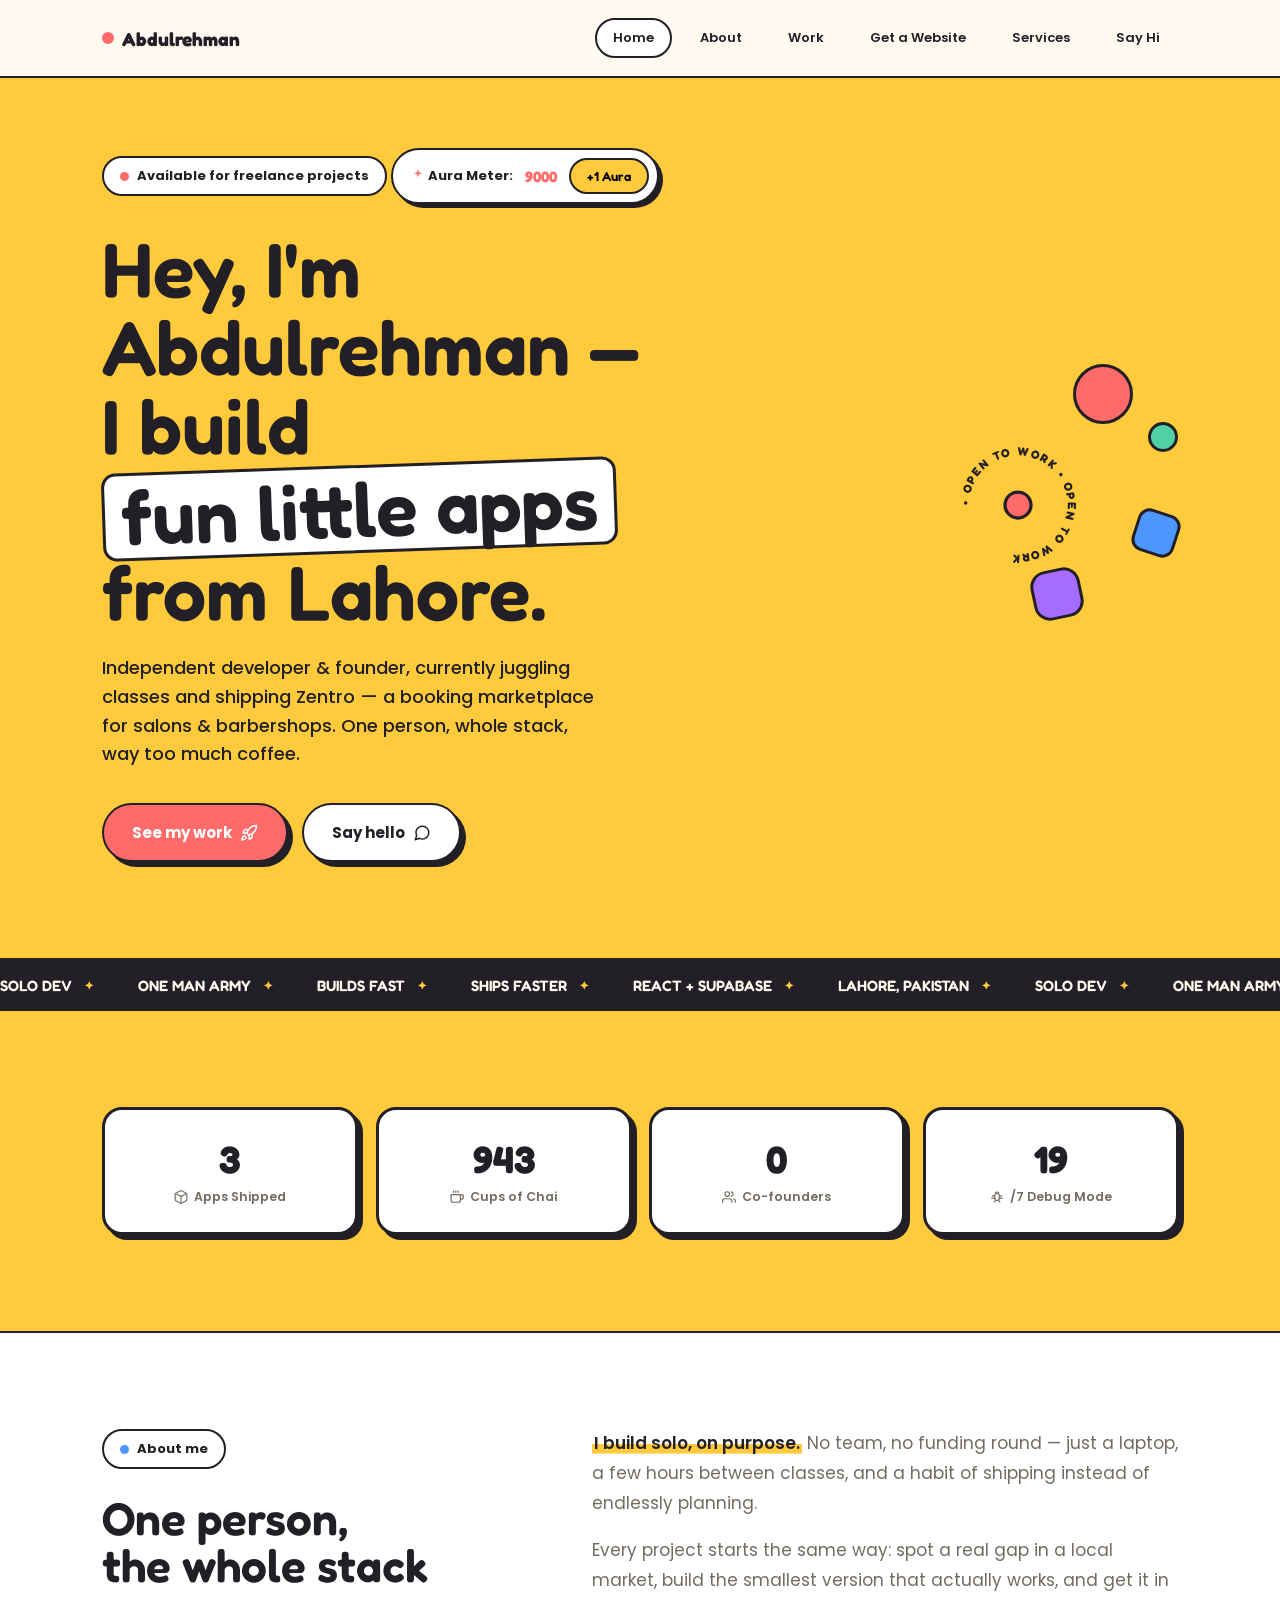
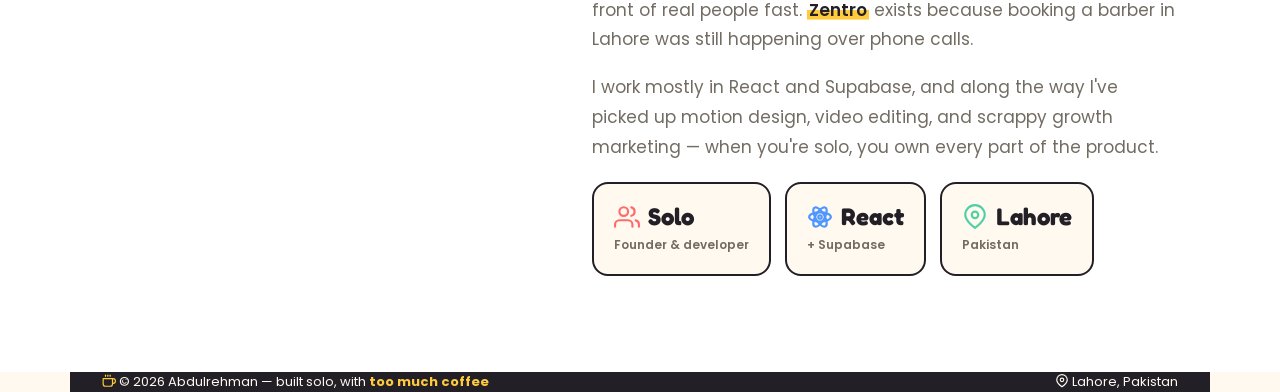
<file: index.html>
<!DOCTYPE html>
<html lang="en">
<head>
<meta charset="UTF-8">
<meta name="viewport" content="width=device-width, initial-scale=1.0">
<title>Abdulrehman — Independent Developer & Founder, Lahore</title>
<meta name="description" content="Abdulrehman — independent developer & founder in Lahore, Pakistan. Solo-built apps with React & Supabase, including Zentro, a salon and barbershop booking marketplace.">
<meta property="og:title" content="Abdulrehman — Independent Developer & Founder, Lahore">
<meta property="og:description" content="Abdulrehman — independent developer & founder in Lahore, Pakistan. Solo-built apps with React & Supabase, including Zentro, a salon and barbershop booking marketplace.">
<meta property="og:type" content="website">
<meta property="og:image" content="https://YOUR-DOMAIN-HERE/images/hero-portfolio.jpg">
<meta name="twitter:card" content="summary_large_image">
<link rel="preconnect" href="https://fonts.googleapis.com">
<link rel="preconnect" href="https://fonts.gstatic.com" crossorigin>
<link href="https://fonts.googleapis.com/css2?family=Fredoka:wght@500;600;700&family=Poppins:wght@400;500;600;700;800&family=Playfair+Display:wght@600;700&family=Inter:wght@400;600;700;800&display=swap" rel="stylesheet">
<link rel="stylesheet" href="style.css">
</head>
<body>

<svg style="position:absolute;width:0;height:0;overflow:hidden;" aria-hidden="true">
<defs>
<symbol id="icon-sparkle" viewBox="0 0 24 24"><path d="M12 2l1.8 5.2L19 9l-5.2 1.8L12 16l-1.8-5.2L5 9l5.2-1.8L12 2z"/></symbol>
<symbol id="icon-rocket" viewBox="0 0 24 24"><path d="M12 15l-3-3a22 22 0 0 1 2-3.95A12.88 12.88 0 0 1 22 2c0 2.72-.78 7.5-6 11a22.35 22.35 0 0 1-4 2z"/><path d="M9 12H4s.55-3.03 2-4c1.62-1.08 5 0 5 0"/><path d="M12 15v5s3.03-.55 4-2c1.08-1.62 0-5 0-5"/><path d="M4.5 16.5c-1.5 1.26-2 5-2 5s3.74-.5 5-2c.71-.84.7-2.13-.09-2.91a2.18 2.18 0 0 0-2.91-.09z"/></symbol>
<symbol id="icon-message" viewBox="0 0 24 24"><path d="M21 11.5a8.38 8.38 0 0 1-.9 3.8 8.5 8.5 0 0 1-7.6 4.7 8.38 8.38 0 0 1-3.8-.9L3 21l1.9-5.7a8.38 8.38 0 0 1-.9-3.8 8.5 8.5 0 0 1 4.7-7.6 8.38 8.38 0 0 1 3.8-.9h.5a8.48 8.48 0 0 1 8 8v.5z"/></symbol>
<symbol id="icon-box" viewBox="0 0 24 24"><path d="M12.89 1.45l8 4A2 2 0 0 1 22 7.24v9.53a2 2 0 0 1-1.11 1.79l-8 4a2 2 0 0 1-1.79 0l-8-4a2 2 0 0 1-1.1-1.8V7.24a2 2 0 0 1 1.11-1.79l8-4a2 2 0 0 1 1.79 0z"/><polyline points="2.32 6.16 12 11 21.68 6.16"/><line x1="12" y1="22.76" x2="12" y2="11"/></symbol>
<symbol id="icon-coffee" viewBox="0 0 24 24"><path d="M18 8h1a4 4 0 0 1 0 8h-1"/><path d="M2 8h16v9a4 4 0 0 1-4 4H6a4 4 0 0 1-4-4V8z"/><line x1="6" y1="2" x2="6" y2="4"/><line x1="10" y1="2" x2="10" y2="4"/><line x1="14" y1="2" x2="14" y2="4"/></symbol>
<symbol id="icon-users" viewBox="0 0 24 24"><path d="M17 21v-2a4 4 0 0 0-4-4H5a4 4 0 0 0-4 4v2"/><circle cx="9" cy="7" r="4"/><path d="M23 21v-2a4 4 0 0 0-3-3.87"/><path d="M16 3.13a4 4 0 0 1 0 7.75"/></symbol>
<symbol id="icon-bug" viewBox="0 0 24 24"><rect x="8" y="6" width="8" height="12" rx="4"/><path d="M12 6V3"/><path d="M9 4l1.5 2"/><path d="M15 4l-1.5 2"/><path d="M8 10H4"/><path d="M20 10h-4"/><path d="M8 14H3"/><path d="M21 14h-5"/><path d="M9 18l-2 3"/><path d="M15 18l2 3"/></symbol>
<symbol id="icon-palette" viewBox="0 0 24 24"><path d="M12 2a10 10 0 1 0 0 20 2 2 0 0 0 0-4 1 1 0 0 1 0-2h1a5 5 0 0 0 5-5 9 9 0 0 0-6-9z"/><circle cx="7.5" cy="10.5" r="1.2"/><circle cx="11" cy="7" r="1.2"/><circle cx="15.5" cy="8.5" r="1.2"/></symbol>
<symbol id="icon-film" viewBox="0 0 24 24"><rect x="3" y="5" width="18" height="14" rx="2"/><line x1="7" y1="5" x2="7" y2="19"/><line x1="17" y1="5" x2="17" y2="19"/><line x1="3" y1="10" x2="7" y2="10"/><line x1="3" y1="14" x2="7" y2="14"/><line x1="17" y1="10" x2="21" y2="10"/><line x1="17" y1="14" x2="21" y2="14"/></symbol>
<symbol id="icon-scissors" viewBox="0 0 24 24"><circle cx="6" cy="6" r="3"/><circle cx="6" cy="18" r="3"/><line x1="20" y1="4" x2="8.12" y2="15.88"/><line x1="14.47" y1="14.48" x2="20" y2="20"/><line x1="8.12" y1="8.12" x2="12" y2="12"/></symbol>
<symbol id="icon-smartphone" viewBox="0 0 24 24"><rect x="6" y="2" width="12" height="20" rx="2"/><line x1="11" y1="18" x2="13" y2="18"/></symbol>
<symbol id="icon-database" viewBox="0 0 24 24"><ellipse cx="12" cy="5" rx="8" ry="3"/><path d="M4 5v6c0 1.66 3.58 3 8 3s8-1.34 8-3V5"/><path d="M4 11v6c0 1.66 3.58 3 8 3s8-1.34 8-3v-6"/></symbol>
<symbol id="icon-server" viewBox="0 0 24 24"><rect x="2" y="2" width="20" height="8" rx="2"/><rect x="2" y="14" width="20" height="8" rx="2"/><line x1="6" y1="6" x2="6.01" y2="6"/><line x1="6" y1="18" x2="6.01" y2="18"/></symbol>
<symbol id="icon-trending-up" viewBox="0 0 24 24"><polyline points="23 6 13.5 15.5 8.5 10.5 1 18"/><polyline points="17 6 23 6 23 12"/></symbol>
<symbol id="icon-atom" viewBox="0 0 24 24"><circle cx="12" cy="12" r="1.6"/><ellipse cx="12" cy="12" rx="10" ry="4.2"/><ellipse cx="12" cy="12" rx="10" ry="4.2" transform="rotate(60 12 12)"/><ellipse cx="12" cy="12" rx="10" ry="4.2" transform="rotate(120 12 12)"/></symbol>
<symbol id="icon-sprout" viewBox="0 0 24 24"><path d="M7 20h10"/><path d="M12 20v-8"/><path d="M12 12C7 12 5 8 5 5c3 0 6 2 7 5"/><path d="M12 12c5 0 7-4 7-7-3 0-6 2-7 5"/></symbol>
<symbol id="icon-wrench" viewBox="0 0 24 24"><path d="M14.7 6.3a4 4 0 0 0-5.6 5.6L3 18l3 3 6.1-6.1a4 4 0 0 0 5.6-5.6l-2.5 2.5-2-2z"/></symbol>
<symbol id="icon-lightbulb" viewBox="0 0 24 24"><path d="M9 18h6"/><path d="M10 22h4"/><path d="M12 2a6 6 0 0 0-3.5 10.9c.5.4.5 1 .5 1.6V16h6v-1.5c0-.6 0-1.2.5-1.6A6 6 0 0 0 12 2z"/></symbol>
<symbol id="icon-map-pin" viewBox="0 0 24 24"><path d="M21 10c0 6-9 12-9 12S3 16 3 10a9 9 0 0 1 18 0z"/><circle cx="12" cy="10" r="3"/></symbol>
<symbol id="icon-star" viewBox="0 0 24 24"><polygon points="12 2 15.09 8.26 22 9.27 17 14.14 18.18 21.02 12 17.77 5.82 21.02 7 14.14 2 9.27 8.91 8.26 12 2"/></symbol>
<symbol id="icon-x" viewBox="0 0 24 24"><line x1="18" y1="6" x2="6" y2="18"/><line x1="6" y1="6" x2="18" y2="18"/></symbol>
<symbol id="icon-dumbbell" viewBox="0 0 24 24"><rect x="1.5" y="9" width="3" height="6" rx="1"/><rect x="19.5" y="9" width="3" height="6" rx="1"/><rect x="6" y="7" width="2.5" height="10" rx="1"/><rect x="15.5" y="7" width="2.5" height="10" rx="1"/><line x1="8.5" y1="12" x2="15.5" y2="12"/></symbol>
<symbol id="icon-heart-pulse" viewBox="0 0 24 24"><path d="M19.5 12.6 12 20l-7.5-7.4a5 5 0 1 1 7.5-6.5 5 5 0 1 1 7.5 6.5z"/><path d="M4 12h3l1.5-3 2 4.5 1.5-3H17"/></symbol>
<symbol id="icon-home" viewBox="0 0 24 24"><path d="M3 9.8 12 3l9 6.8"/><path d="M5 10.5V20a1 1 0 0 0 1 1h4v-6h4v6h4a1 1 0 0 0 1-1v-9.5"/></symbol>
<symbol id="icon-menu" viewBox="0 0 24 24"><line x1="4" y1="7" x2="20" y2="7"/><line x1="4" y1="12" x2="20" y2="12"/><line x1="4" y1="17" x2="20" y2="17"/></symbol>
</defs>
</svg>

<nav>
  <div class="nav-inner">
    <a href="index.html" class="mark"><span class="blob-dot"></span>Abdulrehman</a>
    <button class="nav-toggle" id="nav-toggle" type="button" aria-label="Open menu">
      <svg class="icon"><use href="#icon-menu"/></svg>
    </button>
    <div class="nav-links" id="nav-links">
            <a href="index.html" class="active" data-page="index.html">Home</a>
      <a href="index.html#about">About</a>
      <a href="work.html" data-page="work.html">Work</a>
      <a href="templates.html" data-page="templates.html">Get a Website</a>
      <a href="services.html" data-page="services.html">Services</a>
      <a href="contact.html" data-page="contact.html">Say Hi</a>
    </div>
  </div>
</nav>

<!-- HERO -->
<section class="hero">
  <div class="wrap">
    <div>
      <div class="tag-pill pop"><span class="sw" style="background:var(--coral)"></span>Available for freelance projects</div>
      <div class="aura-meter pop">
        <span class="aura-label"><svg class="icon icon-sm icon-fill" style="color:var(--coral);"><use href="#icon-sparkle"/></svg> Aura Meter:</span>
        <span class="aura-num" id="aura-count">9000</span>
        <button class="aura-btn" id="aura-btn" type="button">+1 Aura</button>
      </div>
      <h1 class="pop" style="animation-delay:.08s">Hey, I'm Abdulrehman —<br>I build <span class="hl"><span id="rotword">fun little apps</span></span> from Lahore.</h1>
      <p class="lede pop" style="animation-delay:.16s" data-content-key="hero_lede">Independent developer &amp; founder, currently juggling classes and shipping Zentro — a booking marketplace for salons &amp; barbershops. One person, whole stack, way too much coffee.</p>
      <div class="hero-cta pop" style="animation-delay:.24s">
        <a href="#work" class="btn btn-solid">See my work <svg class="icon" style="color:#fff;"><use href="#icon-rocket"/></svg></a>
        <a href="https://wa.me/923148433928?text=Hi%20Abdulrehman%2C%20I%20came%20across%20your%20portfolio%20and%20wanted%20to%20say%20hello!" target="_blank" rel="noopener" class="btn btn-outline" id="say-hello-btn">Say hello <svg class="icon"><use href="#icon-message"/></svg></a>
      </div>
    </div>
    <div class="hero-deco">
      <div class="float-shapes">
        <div class="shape sh1"></div>
        <div class="shape sh2"></div>
        <div class="shape sh3"></div>
        <div class="shape sh4"></div>
      </div>
      <div class="badge-spin">
        <svg viewBox="0 0 100 100">
          <defs><path id="circlePath" d="M 50, 50 m -38, 0 a 38,38 0 1,1 76,0 a 38,38 0 1,1 -76,0"/></defs>
          <text font-size="9" font-family="Fredoka" font-weight="700" fill="#221F26" letter-spacing="1.5">
            <textPath href="#circlePath">• OPEN TO WORK • OPEN TO WORK </textPath>
          </text>
          <circle cx="50" cy="50" r="10" fill="#FF6B6B" stroke="#221F26" stroke-width="2.5"/>
        </svg>
      </div>
    </div>
  </div>
</section>

<div class="ticker-strip">
  <div class="ticker-track">
    <span>SOLO DEV</span><span>ONE MAN ARMY</span><span>BUILDS FAST</span><span>SHIPS FASTER</span>
    <span>REACT + SUPABASE</span><span>LAHORE, PAKISTAN</span>
    <span>SOLO DEV</span><span>ONE MAN ARMY</span><span>BUILDS FAST</span><span>SHIPS FASTER</span>
    <span>REACT + SUPABASE</span><span>LAHORE, PAKISTAN</span>
  </div>
</div>

<section class="flex-stats">
  <div class="wrap">
    <div class="flex-grid">
      <div class="flex-card pop"><span class="num" data-count="4">0</span><span class="lbl"><svg class="icon icon-sm"><use href="#icon-box"/></svg> Apps Shipped</span></div>
      <div class="flex-card pop"><span class="num" data-count="1200">0</span><span class="lbl"><svg class="icon icon-sm"><use href="#icon-coffee"/></svg> Cups of Chai</span></div>
      <div class="flex-card pop"><span class="num" data-count="0">0</span><span class="lbl"><svg class="icon icon-sm"><use href="#icon-users"/></svg> Co-founders</span></div>
      <div class="flex-card pop"><span class="num" data-count="24">0</span><span class="lbl"><svg class="icon icon-sm"><use href="#icon-bug"/></svg> /7 Debug Mode</span></div>
    </div>
  </div>
</section>

<!-- ABOUT -->
<section class="about" id="about">
  <div class="wrap">
    <div>
      <div class="tag-pill pop"><span class="sw" style="background:var(--sky)"></span>About me</div>
      <h2 class="pop">One person,<br>the whole stack</h2>
    </div>
    <div class="about-body">
      <p class="pop"><strong>I build solo, on purpose.</strong> <span data-content-key="about_p1">No team, no funding round — just a laptop, a few hours between classes, and a habit of shipping instead of endlessly planning.</span></p>
      <p class="pop" data-content-key="about_p2">Every project starts the same way: spot a real gap in a local market, build the smallest version that actually works, and get it in front of real people fast. <strong>Zentro</strong> exists because booking a barber in Lahore was still happening over phone calls.</p>
      <p class="pop" data-content-key="about_p3">I work mostly in React and Supabase, and along the way I've picked up motion design, video editing, and scrappy growth marketing — when you're solo, you own every part of the product.</p>
      <div class="stat-row">
        <div class="stat-card pop"><b><svg class="icon icon-lg" style="color:var(--coral);"><use href="#icon-users"/></svg> Solo</b><span>Founder &amp; developer</span></div>
        <div class="stat-card pop"><b><svg class="icon icon-lg" style="color:var(--sky);"><use href="#icon-atom"/></svg> React</b><span>+ Supabase</span></div>
        <div class="stat-card pop"><b><svg class="icon icon-lg" style="color:var(--mint);"><use href="#icon-map-pin"/></svg> Lahore</b><span>Pakistan</span></div>
      </div>
    </div>
  </div>
</section>

<footer class="wrap">
  <div><svg class="icon icon-sm" style="color:var(--sun);"><use href="#icon-coffee"/></svg> © 2026 Abdulrehman — built solo, with <b>too much coffee</b></div>
  <div><svg class="icon icon-sm"><use href="#icon-map-pin"/></svg> Lahore, Pakistan</div>
</footer>

<canvas id="confetti-canvas"></canvas>

<script src="content.js"></script>
<script src="script.js"></script>
</body>
</html>
</file>
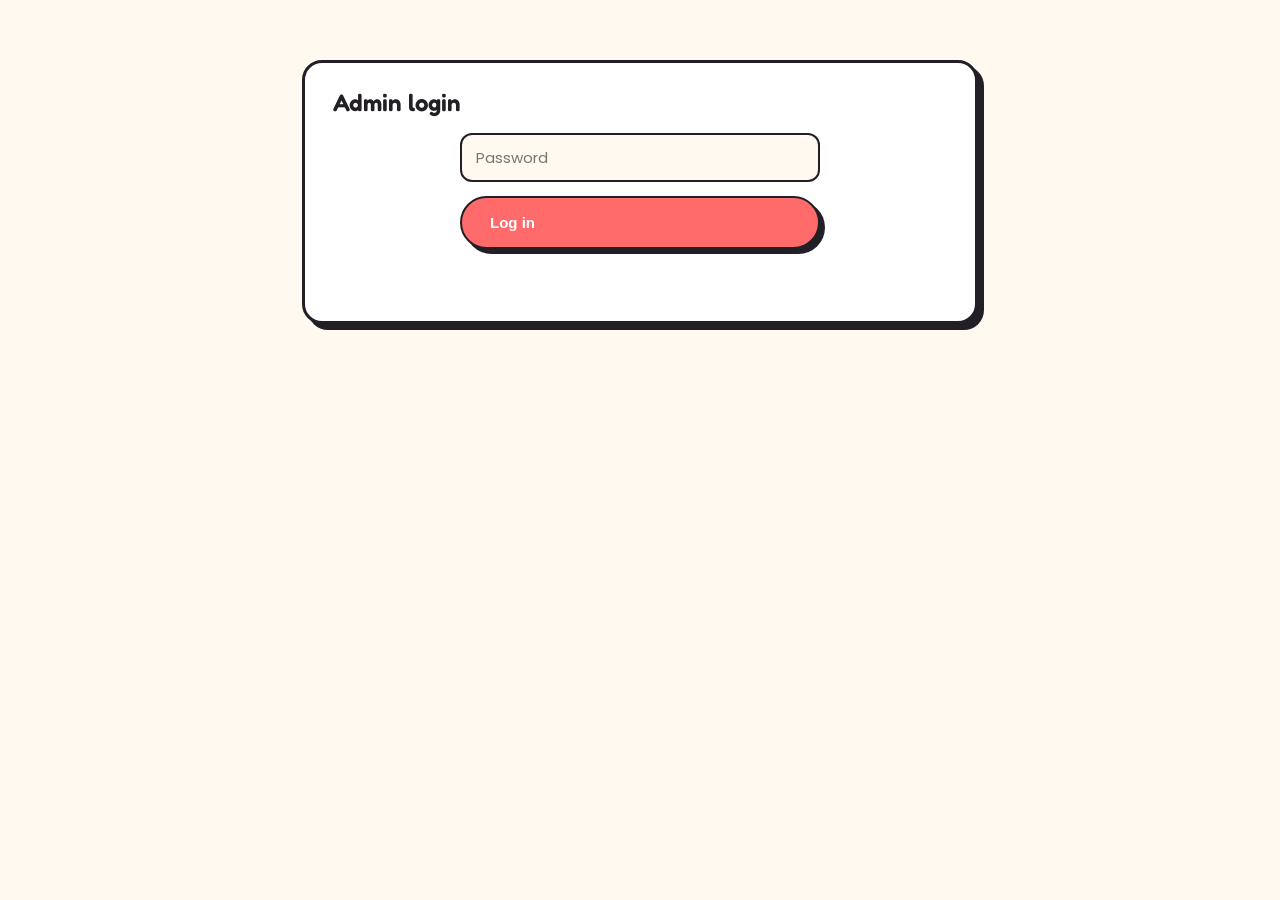
<file: admin.html>
<!DOCTYPE html>
<html lang="en">
<head>
<meta charset="UTF-8">
<meta name="viewport" content="width=device-width, initial-scale=1.0">
<meta name="robots" content="noindex, nofollow">
<title>Admin — Abdulrehman</title>
<link rel="preconnect" href="https://fonts.googleapis.com">
<link rel="preconnect" href="https://fonts.gstatic.com" crossorigin>
<link href="https://fonts.googleapis.com/css2?family=Fredoka:wght@500;600;700&family=Poppins:wght@400;500;600;700;800&display=swap" rel="stylesheet">
<link rel="stylesheet" href="style.css">
<style>
  .admin-wrap{ max-width:720px; margin:60px auto; padding:0 22px; }
  .admin-card{ background:var(--panel); border:3px solid var(--ink); border-radius:20px; box-shadow:6px 6px 0 var(--ink); padding:28px; }
  .admin-login{ display:flex; flex-direction:column; gap:14px; max-width:360px; margin:0 auto; }
  .admin-login input{
    font-family:'Poppins',sans-serif; font-size:15px; border:2.5px solid var(--ink); border-radius:12px;
    padding:11px 14px; background:var(--cream); outline:none;
  }
  .admin-field{ display:flex; flex-direction:column; gap:6px; margin-bottom:18px; }
  .admin-field label{ font-size:13px; font-weight:600; color:var(--stone); }
  .admin-field input, .admin-field textarea{
    font-family:'Poppins',sans-serif; font-size:15px; border:2.5px solid var(--ink); border-radius:12px;
    padding:11px 14px; background:var(--cream); outline:none; resize:vertical;
  }
  .admin-section-title{ font-family:'Fredoka',sans-serif; font-size:18px; margin:28px 0 14px; }
  .admin-section-title:first-child{ margin-top:0; }
  .admin-status{ font-weight:600; font-size:14px; margin-top:10px; min-height:20px; }
  .admin-status.ok{ color:#1F8A5A; }
  .admin-status.err{ color:var(--coral); }
</style>
</head>
<body style="background:var(--cream);">

<div class="admin-wrap">

  <div id="login-view" class="admin-card">
    <h2 style="margin-bottom:18px;">Admin login</h2>
    <div class="admin-login">
      <input type="password" id="admin-password" placeholder="Password">
      <button type="button" id="login-btn" class="btn btn-solid">Log in</button>
      <p class="admin-status" id="login-status"></p>
    </div>
  </div>

  <div id="edit-view" class="admin-card" hidden>
    <h2 style="margin-bottom:4px;">Edit site text</h2>
    <p style="color:var(--stone); font-size:14px; margin-bottom:20px;">Changes go live on the site as soon as you save each field.</p>

    <div class="admin-section-title">Home page</div>
    <div class="admin-field"><label>Hero paragraph</label><textarea rows="3" data-key="hero_lede"></textarea><button type="button" class="btn btn-outline save-btn" data-key="hero_lede">Save</button></div>
    <div class="admin-field"><label>About — paragraph 1 (after "I build solo, on purpose.")</label><textarea rows="3" data-key="about_p1"></textarea><button type="button" class="btn btn-outline save-btn" data-key="about_p1">Save</button></div>
    <div class="admin-field"><label>About — paragraph 2</label><textarea rows="3" data-key="about_p2"></textarea><button type="button" class="btn btn-outline save-btn" data-key="about_p2">Save</button></div>
    <div class="admin-field"><label>About — paragraph 3</label><textarea rows="3" data-key="about_p3"></textarea><button type="button" class="btn btn-outline save-btn" data-key="about_p3">Save</button></div>

    <div class="admin-section-title">Services page</div>
    <div class="admin-field"><label>Intro paragraph</label><textarea rows="3" data-key="services_intro"></textarea><button type="button" class="btn btn-outline save-btn" data-key="services_intro">Save</button></div>
    <div class="admin-field"><label>Service 1 — title</label><input data-key="service_1_title"><button type="button" class="btn btn-outline save-btn" data-key="service_1_title">Save</button></div>
    <div class="admin-field"><label>Service 1 — description</label><input data-key="service_1_desc"><button type="button" class="btn btn-outline save-btn" data-key="service_1_desc">Save</button></div>
    <div class="admin-field"><label>Service 2 — title</label><input data-key="service_2_title"><button type="button" class="btn btn-outline save-btn" data-key="service_2_title">Save</button></div>
    <div class="admin-field"><label>Service 2 — description</label><input data-key="service_2_desc"><button type="button" class="btn btn-outline save-btn" data-key="service_2_desc">Save</button></div>
    <div class="admin-field"><label>Service 3 — title</label><input data-key="service_3_title"><button type="button" class="btn btn-outline save-btn" data-key="service_3_title">Save</button></div>
    <div class="admin-field"><label>Service 3 — description</label><input data-key="service_3_desc"><button type="button" class="btn btn-outline save-btn" data-key="service_3_desc">Save</button></div>
    <div class="admin-field"><label>Service 4 — title</label><input data-key="service_4_title"><button type="button" class="btn btn-outline save-btn" data-key="service_4_title">Save</button></div>
    <div class="admin-field"><label>Service 4 — description</label><input data-key="service_4_desc"><button type="button" class="btn btn-outline save-btn" data-key="service_4_desc">Save</button></div>

    <p class="admin-status" id="edit-status"></p>
  </div>

</div>

<script>
  const SUPABASE_URL = "PASTE_YOUR_SUPABASE_URL_HERE";
  const SUPABASE_ANON_KEY = "PASTE_YOUR_SUPABASE_ANON_KEY_HERE";

  let sessionPassword = null;

  function rpc(fn, body) {
    return fetch(SUPABASE_URL + "/rest/v1/rpc/" + fn, {
      method: "POST",
      headers: {
        apikey: SUPABASE_ANON_KEY,
        Authorization: "Bearer " + SUPABASE_ANON_KEY,
        "Content-Type": "application/json"
      },
      body: JSON.stringify(body)
    }).then(function (r) { return r.json(); });
  }

  function loadContent() {
    fetch(SUPABASE_URL + "/rest/v1/site_content?select=key,value", {
      headers: { apikey: SUPABASE_ANON_KEY, Authorization: "Bearer " + SUPABASE_ANON_KEY }
    })
      .then(function (r) { return r.json(); })
      .then(function (rows) {
        const map = {};
        (rows || []).forEach(function (row) { map[row.key] = row.value; });
        document.querySelectorAll("[data-key]").forEach(function (el) {
          if (el.tagName === "BUTTON") return;
          const key = el.getAttribute("data-key");
          if (map[key] !== undefined) el.value = map[key];
        });
      });
  }

  document.getElementById("login-btn").addEventListener("click", function () {
    const pw = document.getElementById("admin-password").value;
    const statusEl = document.getElementById("login-status");
    if (SUPABASE_URL.indexOf("PASTE_YOUR") === 0) {
      statusEl.className = "admin-status err";
      statusEl.textContent = "Not connected yet — see ADMIN-SETUP.md.";
      return;
    }
    rpc("admin_check_password", { p_password: pw }).then(function (ok) {
      if (ok === true) {
        sessionPassword = pw;
        document.getElementById("login-view").hidden = true;
        document.getElementById("edit-view").hidden = false;
        loadContent();
      } else {
        statusEl.className = "admin-status err";
        statusEl.textContent = "Wrong password.";
      }
    });
  });

  document.querySelectorAll(".save-btn").forEach(function (btn) {
    btn.addEventListener("click", function () {
      const key = btn.getAttribute("data-key");
      const field = document.querySelector('[data-key="' + key + '"]:not(.save-btn)');
      const statusEl = document.getElementById("edit-status");
      btn.disabled = true;
      rpc("admin_update_content", { p_key: key, p_value: field.value, p_password: sessionPassword })
        .then(function (ok) {
          statusEl.className = ok === true ? "admin-status ok" : "admin-status err";
          statusEl.textContent = ok === true ? "Saved \u2014 " + key : "Save failed for " + key;
        })
        .catch(function () {
          statusEl.className = "admin-status err";
          statusEl.textContent = "Save failed for " + key;
        })
        .finally(function () { btn.disabled = false; });
    });
  });
</script>
</body>
</html>
</file>
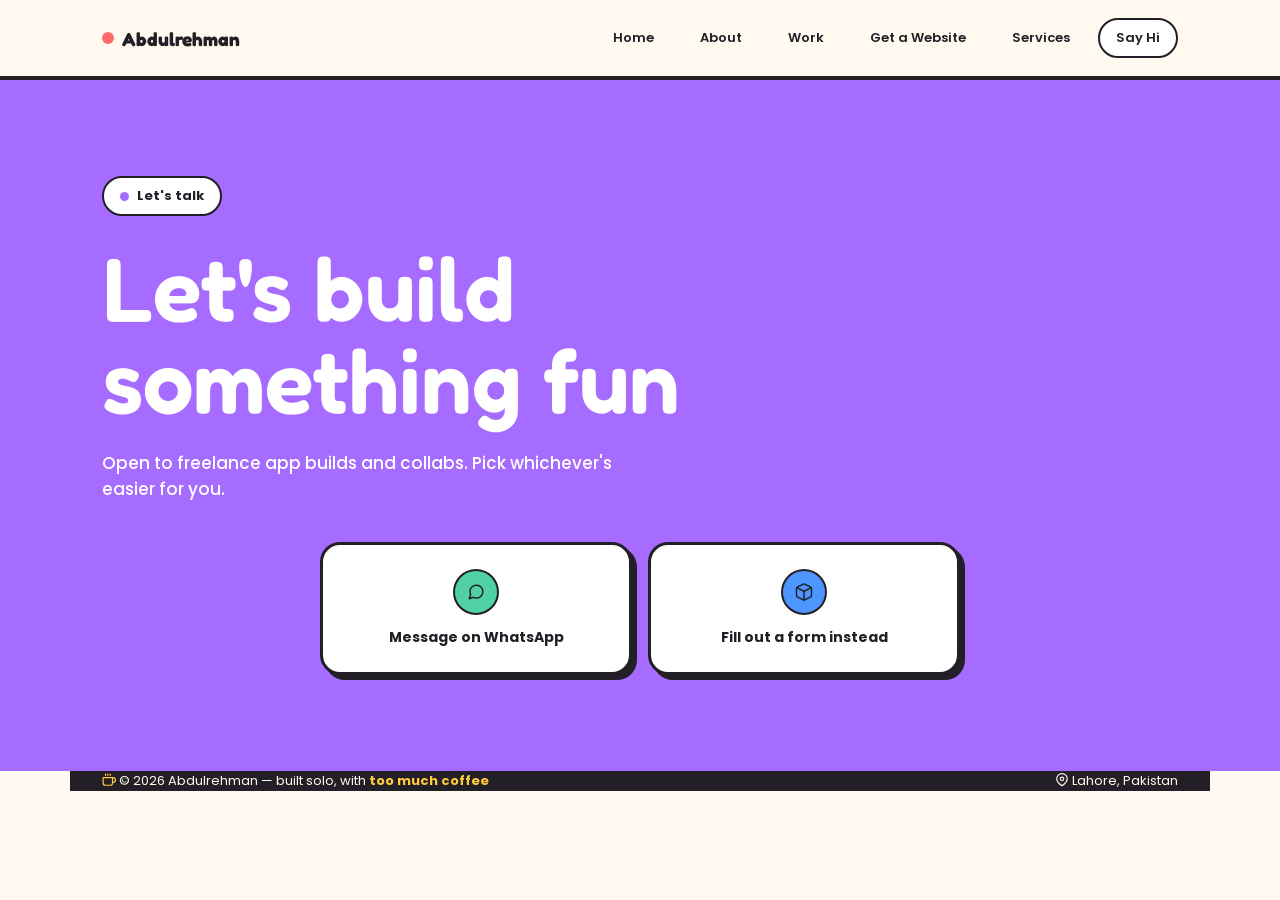
<file: contact.html>
<!DOCTYPE html>
<html lang="en">
<head>
<meta charset="UTF-8">
<meta name="viewport" content="width=device-width, initial-scale=1.0">
<title>Contact — Abdulrehman</title>
<meta name="description" content="Get in touch with Abdulrehman for freelance app or website work — WhatsApp, email, or leave your details directly.">
<meta property="og:title" content="Contact — Abdulrehman">
<meta property="og:description" content="Get in touch with Abdulrehman for freelance app or website work — WhatsApp, email, or leave your details directly.">
<meta property="og:type" content="website">
<meta property="og:image" content="https://YOUR-DOMAIN-HERE/images/hero-portfolio.jpg">
<meta name="twitter:card" content="summary_large_image">
<link rel="preconnect" href="https://fonts.googleapis.com">
<link rel="preconnect" href="https://fonts.gstatic.com" crossorigin>
<link href="https://fonts.googleapis.com/css2?family=Fredoka:wght@500;600;700&family=Poppins:wght@400;500;600;700;800&family=Playfair+Display:wght@600;700&family=Inter:wght@400;600;700;800&display=swap" rel="stylesheet">
<link rel="stylesheet" href="style.css">
</head>
<body>

<svg style="position:absolute;width:0;height:0;overflow:hidden;" aria-hidden="true">
<defs>
<symbol id="icon-sparkle" viewBox="0 0 24 24"><path d="M12 2l1.8 5.2L19 9l-5.2 1.8L12 16l-1.8-5.2L5 9l5.2-1.8L12 2z"/></symbol>
<symbol id="icon-rocket" viewBox="0 0 24 24"><path d="M12 15l-3-3a22 22 0 0 1 2-3.95A12.88 12.88 0 0 1 22 2c0 2.72-.78 7.5-6 11a22.35 22.35 0 0 1-4 2z"/><path d="M9 12H4s.55-3.03 2-4c1.62-1.08 5 0 5 0"/><path d="M12 15v5s3.03-.55 4-2c1.08-1.62 0-5 0-5"/><path d="M4.5 16.5c-1.5 1.26-2 5-2 5s3.74-.5 5-2c.71-.84.7-2.13-.09-2.91a2.18 2.18 0 0 0-2.91-.09z"/></symbol>
<symbol id="icon-message" viewBox="0 0 24 24"><path d="M21 11.5a8.38 8.38 0 0 1-.9 3.8 8.5 8.5 0 0 1-7.6 4.7 8.38 8.38 0 0 1-3.8-.9L3 21l1.9-5.7a8.38 8.38 0 0 1-.9-3.8 8.5 8.5 0 0 1 4.7-7.6 8.38 8.38 0 0 1 3.8-.9h.5a8.48 8.48 0 0 1 8 8v.5z"/></symbol>
<symbol id="icon-box" viewBox="0 0 24 24"><path d="M12.89 1.45l8 4A2 2 0 0 1 22 7.24v9.53a2 2 0 0 1-1.11 1.79l-8 4a2 2 0 0 1-1.79 0l-8-4a2 2 0 0 1-1.1-1.8V7.24a2 2 0 0 1 1.11-1.79l8-4a2 2 0 0 1 1.79 0z"/><polyline points="2.32 6.16 12 11 21.68 6.16"/><line x1="12" y1="22.76" x2="12" y2="11"/></symbol>
<symbol id="icon-coffee" viewBox="0 0 24 24"><path d="M18 8h1a4 4 0 0 1 0 8h-1"/><path d="M2 8h16v9a4 4 0 0 1-4 4H6a4 4 0 0 1-4-4V8z"/><line x1="6" y1="2" x2="6" y2="4"/><line x1="10" y1="2" x2="10" y2="4"/><line x1="14" y1="2" x2="14" y2="4"/></symbol>
<symbol id="icon-users" viewBox="0 0 24 24"><path d="M17 21v-2a4 4 0 0 0-4-4H5a4 4 0 0 0-4 4v2"/><circle cx="9" cy="7" r="4"/><path d="M23 21v-2a4 4 0 0 0-3-3.87"/><path d="M16 3.13a4 4 0 0 1 0 7.75"/></symbol>
<symbol id="icon-bug" viewBox="0 0 24 24"><rect x="8" y="6" width="8" height="12" rx="4"/><path d="M12 6V3"/><path d="M9 4l1.5 2"/><path d="M15 4l-1.5 2"/><path d="M8 10H4"/><path d="M20 10h-4"/><path d="M8 14H3"/><path d="M21 14h-5"/><path d="M9 18l-2 3"/><path d="M15 18l2 3"/></symbol>
<symbol id="icon-palette" viewBox="0 0 24 24"><path d="M12 2a10 10 0 1 0 0 20 2 2 0 0 0 0-4 1 1 0 0 1 0-2h1a5 5 0 0 0 5-5 9 9 0 0 0-6-9z"/><circle cx="7.5" cy="10.5" r="1.2"/><circle cx="11" cy="7" r="1.2"/><circle cx="15.5" cy="8.5" r="1.2"/></symbol>
<symbol id="icon-film" viewBox="0 0 24 24"><rect x="3" y="5" width="18" height="14" rx="2"/><line x1="7" y1="5" x2="7" y2="19"/><line x1="17" y1="5" x2="17" y2="19"/><line x1="3" y1="10" x2="7" y2="10"/><line x1="3" y1="14" x2="7" y2="14"/><line x1="17" y1="10" x2="21" y2="10"/><line x1="17" y1="14" x2="21" y2="14"/></symbol>
<symbol id="icon-scissors" viewBox="0 0 24 24"><circle cx="6" cy="6" r="3"/><circle cx="6" cy="18" r="3"/><line x1="20" y1="4" x2="8.12" y2="15.88"/><line x1="14.47" y1="14.48" x2="20" y2="20"/><line x1="8.12" y1="8.12" x2="12" y2="12"/></symbol>
<symbol id="icon-smartphone" viewBox="0 0 24 24"><rect x="6" y="2" width="12" height="20" rx="2"/><line x1="11" y1="18" x2="13" y2="18"/></symbol>
<symbol id="icon-database" viewBox="0 0 24 24"><ellipse cx="12" cy="5" rx="8" ry="3"/><path d="M4 5v6c0 1.66 3.58 3 8 3s8-1.34 8-3V5"/><path d="M4 11v6c0 1.66 3.58 3 8 3s8-1.34 8-3v-6"/></symbol>
<symbol id="icon-server" viewBox="0 0 24 24"><rect x="2" y="2" width="20" height="8" rx="2"/><rect x="2" y="14" width="20" height="8" rx="2"/><line x1="6" y1="6" x2="6.01" y2="6"/><line x1="6" y1="18" x2="6.01" y2="18"/></symbol>
<symbol id="icon-trending-up" viewBox="0 0 24 24"><polyline points="23 6 13.5 15.5 8.5 10.5 1 18"/><polyline points="17 6 23 6 23 12"/></symbol>
<symbol id="icon-atom" viewBox="0 0 24 24"><circle cx="12" cy="12" r="1.6"/><ellipse cx="12" cy="12" rx="10" ry="4.2"/><ellipse cx="12" cy="12" rx="10" ry="4.2" transform="rotate(60 12 12)"/><ellipse cx="12" cy="12" rx="10" ry="4.2" transform="rotate(120 12 12)"/></symbol>
<symbol id="icon-sprout" viewBox="0 0 24 24"><path d="M7 20h10"/><path d="M12 20v-8"/><path d="M12 12C7 12 5 8 5 5c3 0 6 2 7 5"/><path d="M12 12c5 0 7-4 7-7-3 0-6 2-7 5"/></symbol>
<symbol id="icon-wrench" viewBox="0 0 24 24"><path d="M14.7 6.3a4 4 0 0 0-5.6 5.6L3 18l3 3 6.1-6.1a4 4 0 0 0 5.6-5.6l-2.5 2.5-2-2z"/></symbol>
<symbol id="icon-lightbulb" viewBox="0 0 24 24"><path d="M9 18h6"/><path d="M10 22h4"/><path d="M12 2a6 6 0 0 0-3.5 10.9c.5.4.5 1 .5 1.6V16h6v-1.5c0-.6 0-1.2.5-1.6A6 6 0 0 0 12 2z"/></symbol>
<symbol id="icon-map-pin" viewBox="0 0 24 24"><path d="M21 10c0 6-9 12-9 12S3 16 3 10a9 9 0 0 1 18 0z"/><circle cx="12" cy="10" r="3"/></symbol>
<symbol id="icon-star" viewBox="0 0 24 24"><polygon points="12 2 15.09 8.26 22 9.27 17 14.14 18.18 21.02 12 17.77 5.82 21.02 7 14.14 2 9.27 8.91 8.26 12 2"/></symbol>
<symbol id="icon-x" viewBox="0 0 24 24"><line x1="18" y1="6" x2="6" y2="18"/><line x1="6" y1="6" x2="18" y2="18"/></symbol>
<symbol id="icon-dumbbell" viewBox="0 0 24 24"><rect x="1.5" y="9" width="3" height="6" rx="1"/><rect x="19.5" y="9" width="3" height="6" rx="1"/><rect x="6" y="7" width="2.5" height="10" rx="1"/><rect x="15.5" y="7" width="2.5" height="10" rx="1"/><line x1="8.5" y1="12" x2="15.5" y2="12"/></symbol>
<symbol id="icon-heart-pulse" viewBox="0 0 24 24"><path d="M19.5 12.6 12 20l-7.5-7.4a5 5 0 1 1 7.5-6.5 5 5 0 1 1 7.5 6.5z"/><path d="M4 12h3l1.5-3 2 4.5 1.5-3H17"/></symbol>
<symbol id="icon-home" viewBox="0 0 24 24"><path d="M3 9.8 12 3l9 6.8"/><path d="M5 10.5V20a1 1 0 0 0 1 1h4v-6h4v6h4a1 1 0 0 0 1-1v-9.5"/></symbol>
<symbol id="icon-menu" viewBox="0 0 24 24"><line x1="4" y1="7" x2="20" y2="7"/><line x1="4" y1="12" x2="20" y2="12"/><line x1="4" y1="17" x2="20" y2="17"/></symbol>
</defs>
</svg>

<nav>
  <div class="nav-inner">
    <a href="index.html" class="mark"><span class="blob-dot"></span>Abdulrehman</a>
    <button class="nav-toggle" id="nav-toggle" type="button" aria-label="Open menu">
      <svg class="icon"><use href="#icon-menu"/></svg>
    </button>
    <div class="nav-links" id="nav-links">
            <a href="index.html" data-page="index.html">Home</a>
      <a href="index.html#about">About</a>
      <a href="work.html" data-page="work.html">Work</a>
      <a href="templates.html" data-page="templates.html">Get a Website</a>
      <a href="services.html" data-page="services.html">Services</a>
      <a href="contact.html" class="active" data-page="contact.html">Say Hi</a>
    </div>
  </div>
</nav>

<!-- CONTACT -->
<section class="contact" id="contact">
  <div class="wrap">
    <div class="tag-pill pop"><span class="sw" style="background:var(--grape)"></span>Let's talk</div>
    <h2 class="pop">Let's build<br>something fun</h2>
    <p class="lede pop">Open to freelance app builds and collabs. Pick whichever's easier for you.</p>

    <!-- CHOICE -->
    <div class="contact-choice" id="contact-choice">
      <button class="type-card pop" id="choice-wa" type="button">
        <span class="type-ico" style="background:var(--mint)"><svg class="icon"><use href="#icon-message"/></svg></span>
        <span class="type-name">Message on WhatsApp</span>
      </button>
      <button class="type-card pop" id="choice-form" type="button">
        <span class="type-ico" style="background:var(--sky)"><svg class="icon"><use href="#icon-box"/></svg></span>
        <span class="type-name">Fill out a form instead</span>
      </button>
    </div>

    <div class="contact-panel" id="panel-wa" hidden>
    <button class="wiz-back contact-back" id="back-from-wa" type="button">‹ Back</button>
    <div class="contact-grid">
      <a href="https://wa.me/923148433928" target="_blank" rel="noopener" class="contact-item pop">
        <div><span class="label">WhatsApp</span><span class="value">0314 8433928</span></div>
        <svg viewBox="0 0 24 24" fill="#4FD1A5" stroke="#221F26" stroke-width="0"><path d="M12 2C6.5 2 2 6.5 2 12c0 1.8.5 3.5 1.3 5L2 22l5.2-1.4c1.5.8 3.1 1.2 4.8 1.2 5.5 0 10-4.5 10-10S17.5 2 12 2z"/></svg>
      </a>
      <a href="mailto:abdulrehman.social@gmail.com" class="contact-item pop">
        <div><span class="label">Email</span><span class="value">abdulrehman.social@gmail.com</span></div>
        <svg viewBox="0 0 24 24" fill="none" stroke="#221F26" stroke-width="2"><rect x="2" y="4" width="20" height="16" rx="3"/><path d="m22 6-10 7L2 6"/></svg>
      </a>
      <a href="https://pk.linkedin.com/in/abdulrehman-jutt-3256923b3" target="_blank" rel="noopener" class="contact-item pop">
        <div><span class="label">LinkedIn</span><span class="value">abdulrehman-jutt</span></div>
        <svg viewBox="0 0 24 24" fill="#4D96FF" stroke="none"><path d="M4.98 3.5C4.98 4.88 3.87 6 2.5 6S0 4.88 0 3.5 1.11 1 2.48 1s2.5 1.12 2.5 2.5zM.5 8.5h4V23h-4V8.5zM8.5 8.5h3.8v2h.1c.5-1 1.9-2.1 3.9-2.1 4.2 0 5 2.8 5 6.3V23h-4v-6.7c0-1.6 0-3.7-2.2-3.7-2.3 0-2.6 1.8-2.6 3.6V23h-4V8.5z"/></svg>
      </a>
      <a href="https://www.tiktok.com/@official_abdulrehman" target="_blank" rel="noopener" class="contact-item pop">
        <div><span class="label">TikTok</span><span class="value">@official_abdulrehman</span></div>
        <svg viewBox="0 0 24 24" fill="#221F26"><path d="M16.6 5.82c-.87-.9-1.35-2.07-1.35-3.32h-3.06v13.6c0 1.52-1.24 2.76-2.76 2.76a2.76 2.76 0 0 1 0-5.52c.3 0 .59.04.86.13V9.7a5.83 5.83 0 0 0-.86-.06 5.82 5.82 0 1 0 5.82 5.82V8.4a8.36 8.36 0 0 0 4.35 1.22V6.56c-.99 0-1.9-.28-2.66-.74a5.4 5.4 0 0 1-.34 0z"/></svg>
      </a>
      <a href="https://share.google/Q5JroLiCAnsV82aUE" target="_blank" rel="noopener" class="contact-item pop" style="grid-column:1 / -1;">
        <div><span class="label">GitHub</span><span class="value">View my profile</span></div>
        <svg viewBox="0 0 24 24" fill="#221F26"><path d="M12 .5C5.7.5.5 5.7.5 12c0 5 3.2 9.3 7.8 10.8.6.1.8-.3.8-.6v-2.2c-3.2.7-3.9-1.5-3.9-1.5-.5-1.3-1.3-1.7-1.3-1.7-1-.7.1-.7.1-.7 1.2.1 1.8 1.2 1.8 1.2 1 1.8 2.8 1.3 3.5 1 .1-.8.4-1.3.8-1.6-2.6-.3-5.3-1.3-5.3-5.8 0-1.3.5-2.3 1.2-3.2-.1-.3-.5-1.5.1-3.2 0 0 1-.3 3.3 1.2a11.5 11.5 0 0 1 6 0c2.3-1.5 3.3-1.2 3.3-1.2.6 1.7.2 2.9.1 3.2.8.9 1.2 1.9 1.2 3.2 0 4.6-2.7 5.5-5.3 5.8.4.4.8 1.1.8 2.2v3.3c0 .3.2.7.8.6 4.6-1.5 7.8-5.8 7.8-10.8C23.5 5.7 18.3.5 12 .5z"/></svg>
      </a>
    </div>
    </div>

    <div class="contact-panel" id="panel-form" hidden>
    <button class="wiz-back contact-back" id="back-from-form" type="button">‹ Back</button>
    <div class="lead-form-wrap pop">
      <h3 class="lead-form-title">Tell me what you need built</h3>
      <form id="lead-form" class="lead-form">
        <div class="lead-field">
          <label for="lead-name">Name</label>
          <input type="text" id="lead-name" name="name" required placeholder="Your name">
        </div>
        <div class="lead-field">
          <label for="lead-contact">Email or WhatsApp</label>
          <input type="text" id="lead-contact" name="contact" required placeholder="you@email.com or 03xx-xxxxxxx">
        </div>
        <div class="lead-field">
          <label for="lead-type">What do you need?</label>
          <select id="lead-type" name="projectType">
            <option value="Portfolio">Portfolio</option>
            <option value="Shop / E-commerce">Shop / E-commerce</option>
            <option value="Restaurant & Menu">Restaurant &amp; Menu</option>
            <option value="Salon & Booking">Salon &amp; Booking</option>
            <option value="Gym & Fitness">Gym &amp; Fitness</option>
            <option value="Clinic & Health">Clinic &amp; Health</option>
            <option value="Real Estate">Real Estate</option>
            <option value="Something else">Something else</option>
          </select>
        </div>
        <div class="lead-field lead-field-full">
          <label for="lead-message">A few details</label>
          <textarea id="lead-message" name="message" rows="4" placeholder="What are you trying to build?"></textarea>
        </div>
        <button type="submit" class="btn btn-solid lead-submit" id="lead-submit">Send it over <svg class="icon" style="color:#fff;"><use href="#icon-rocket"/></svg></button>
        <p class="lead-status" id="lead-status" hidden></p>
      </form>
    </div>
    </div>
  </div>
</section>

<footer class="wrap">
  <div><svg class="icon icon-sm" style="color:var(--sun);"><use href="#icon-coffee"/></svg> © 2026 Abdulrehman — built solo, with <b>too much coffee</b></div>
  <div><svg class="icon icon-sm"><use href="#icon-map-pin"/></svg> Lahore, Pakistan</div>
</footer>

<canvas id="confetti-canvas"></canvas>

<script src="script.js"></script>
</body>
</html>
</file>
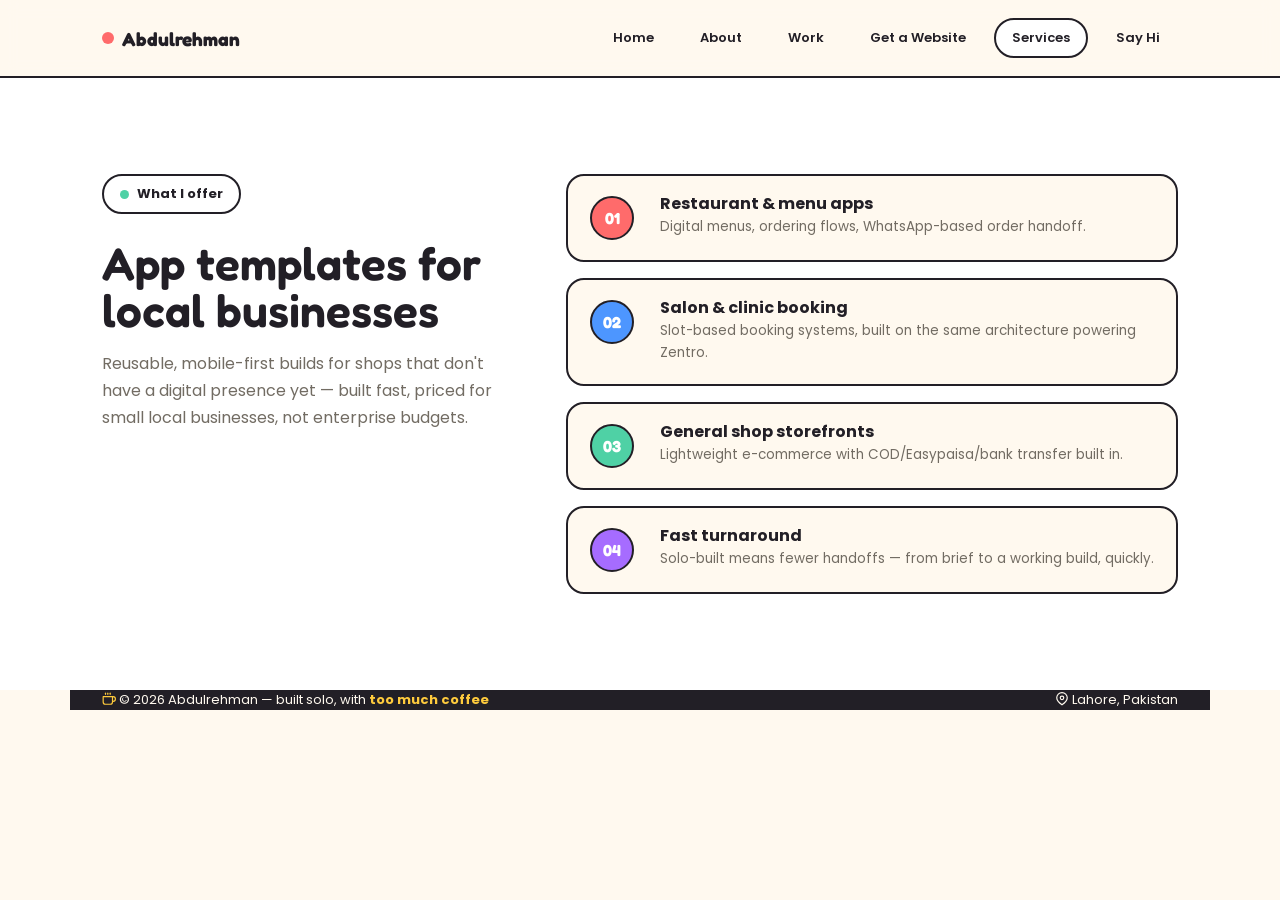
<file: services.html>
<!DOCTYPE html>
<html lang="en">
<head>
<meta charset="UTF-8">
<meta name="viewport" content="width=device-width, initial-scale=1.0">
<title>Services — Abdulrehman</title>
<meta name="description" content="Freelance web & app development services from Abdulrehman — solo developer based in Lahore, Pakistan.">
<meta property="og:title" content="Services — Abdulrehman">
<meta property="og:description" content="Freelance web & app development services from Abdulrehman — solo developer based in Lahore, Pakistan.">
<meta property="og:type" content="website">
<meta property="og:image" content="https://YOUR-DOMAIN-HERE/images/hero-portfolio.jpg">
<meta name="twitter:card" content="summary_large_image">
<link rel="preconnect" href="https://fonts.googleapis.com">
<link rel="preconnect" href="https://fonts.gstatic.com" crossorigin>
<link href="https://fonts.googleapis.com/css2?family=Fredoka:wght@500;600;700&family=Poppins:wght@400;500;600;700;800&family=Playfair+Display:wght@600;700&family=Inter:wght@400;600;700;800&display=swap" rel="stylesheet">
<link rel="stylesheet" href="style.css">
</head>
<body>

<svg style="position:absolute;width:0;height:0;overflow:hidden;" aria-hidden="true">
<defs>
<symbol id="icon-sparkle" viewBox="0 0 24 24"><path d="M12 2l1.8 5.2L19 9l-5.2 1.8L12 16l-1.8-5.2L5 9l5.2-1.8L12 2z"/></symbol>
<symbol id="icon-rocket" viewBox="0 0 24 24"><path d="M12 15l-3-3a22 22 0 0 1 2-3.95A12.88 12.88 0 0 1 22 2c0 2.72-.78 7.5-6 11a22.35 22.35 0 0 1-4 2z"/><path d="M9 12H4s.55-3.03 2-4c1.62-1.08 5 0 5 0"/><path d="M12 15v5s3.03-.55 4-2c1.08-1.62 0-5 0-5"/><path d="M4.5 16.5c-1.5 1.26-2 5-2 5s3.74-.5 5-2c.71-.84.7-2.13-.09-2.91a2.18 2.18 0 0 0-2.91-.09z"/></symbol>
<symbol id="icon-message" viewBox="0 0 24 24"><path d="M21 11.5a8.38 8.38 0 0 1-.9 3.8 8.5 8.5 0 0 1-7.6 4.7 8.38 8.38 0 0 1-3.8-.9L3 21l1.9-5.7a8.38 8.38 0 0 1-.9-3.8 8.5 8.5 0 0 1 4.7-7.6 8.38 8.38 0 0 1 3.8-.9h.5a8.48 8.48 0 0 1 8 8v.5z"/></symbol>
<symbol id="icon-box" viewBox="0 0 24 24"><path d="M12.89 1.45l8 4A2 2 0 0 1 22 7.24v9.53a2 2 0 0 1-1.11 1.79l-8 4a2 2 0 0 1-1.79 0l-8-4a2 2 0 0 1-1.1-1.8V7.24a2 2 0 0 1 1.11-1.79l8-4a2 2 0 0 1 1.79 0z"/><polyline points="2.32 6.16 12 11 21.68 6.16"/><line x1="12" y1="22.76" x2="12" y2="11"/></symbol>
<symbol id="icon-coffee" viewBox="0 0 24 24"><path d="M18 8h1a4 4 0 0 1 0 8h-1"/><path d="M2 8h16v9a4 4 0 0 1-4 4H6a4 4 0 0 1-4-4V8z"/><line x1="6" y1="2" x2="6" y2="4"/><line x1="10" y1="2" x2="10" y2="4"/><line x1="14" y1="2" x2="14" y2="4"/></symbol>
<symbol id="icon-users" viewBox="0 0 24 24"><path d="M17 21v-2a4 4 0 0 0-4-4H5a4 4 0 0 0-4 4v2"/><circle cx="9" cy="7" r="4"/><path d="M23 21v-2a4 4 0 0 0-3-3.87"/><path d="M16 3.13a4 4 0 0 1 0 7.75"/></symbol>
<symbol id="icon-bug" viewBox="0 0 24 24"><rect x="8" y="6" width="8" height="12" rx="4"/><path d="M12 6V3"/><path d="M9 4l1.5 2"/><path d="M15 4l-1.5 2"/><path d="M8 10H4"/><path d="M20 10h-4"/><path d="M8 14H3"/><path d="M21 14h-5"/><path d="M9 18l-2 3"/><path d="M15 18l2 3"/></symbol>
<symbol id="icon-palette" viewBox="0 0 24 24"><path d="M12 2a10 10 0 1 0 0 20 2 2 0 0 0 0-4 1 1 0 0 1 0-2h1a5 5 0 0 0 5-5 9 9 0 0 0-6-9z"/><circle cx="7.5" cy="10.5" r="1.2"/><circle cx="11" cy="7" r="1.2"/><circle cx="15.5" cy="8.5" r="1.2"/></symbol>
<symbol id="icon-film" viewBox="0 0 24 24"><rect x="3" y="5" width="18" height="14" rx="2"/><line x1="7" y1="5" x2="7" y2="19"/><line x1="17" y1="5" x2="17" y2="19"/><line x1="3" y1="10" x2="7" y2="10"/><line x1="3" y1="14" x2="7" y2="14"/><line x1="17" y1="10" x2="21" y2="10"/><line x1="17" y1="14" x2="21" y2="14"/></symbol>
<symbol id="icon-scissors" viewBox="0 0 24 24"><circle cx="6" cy="6" r="3"/><circle cx="6" cy="18" r="3"/><line x1="20" y1="4" x2="8.12" y2="15.88"/><line x1="14.47" y1="14.48" x2="20" y2="20"/><line x1="8.12" y1="8.12" x2="12" y2="12"/></symbol>
<symbol id="icon-smartphone" viewBox="0 0 24 24"><rect x="6" y="2" width="12" height="20" rx="2"/><line x1="11" y1="18" x2="13" y2="18"/></symbol>
<symbol id="icon-database" viewBox="0 0 24 24"><ellipse cx="12" cy="5" rx="8" ry="3"/><path d="M4 5v6c0 1.66 3.58 3 8 3s8-1.34 8-3V5"/><path d="M4 11v6c0 1.66 3.58 3 8 3s8-1.34 8-3v-6"/></symbol>
<symbol id="icon-server" viewBox="0 0 24 24"><rect x="2" y="2" width="20" height="8" rx="2"/><rect x="2" y="14" width="20" height="8" rx="2"/><line x1="6" y1="6" x2="6.01" y2="6"/><line x1="6" y1="18" x2="6.01" y2="18"/></symbol>
<symbol id="icon-trending-up" viewBox="0 0 24 24"><polyline points="23 6 13.5 15.5 8.5 10.5 1 18"/><polyline points="17 6 23 6 23 12"/></symbol>
<symbol id="icon-atom" viewBox="0 0 24 24"><circle cx="12" cy="12" r="1.6"/><ellipse cx="12" cy="12" rx="10" ry="4.2"/><ellipse cx="12" cy="12" rx="10" ry="4.2" transform="rotate(60 12 12)"/><ellipse cx="12" cy="12" rx="10" ry="4.2" transform="rotate(120 12 12)"/></symbol>
<symbol id="icon-sprout" viewBox="0 0 24 24"><path d="M7 20h10"/><path d="M12 20v-8"/><path d="M12 12C7 12 5 8 5 5c3 0 6 2 7 5"/><path d="M12 12c5 0 7-4 7-7-3 0-6 2-7 5"/></symbol>
<symbol id="icon-wrench" viewBox="0 0 24 24"><path d="M14.7 6.3a4 4 0 0 0-5.6 5.6L3 18l3 3 6.1-6.1a4 4 0 0 0 5.6-5.6l-2.5 2.5-2-2z"/></symbol>
<symbol id="icon-lightbulb" viewBox="0 0 24 24"><path d="M9 18h6"/><path d="M10 22h4"/><path d="M12 2a6 6 0 0 0-3.5 10.9c.5.4.5 1 .5 1.6V16h6v-1.5c0-.6 0-1.2.5-1.6A6 6 0 0 0 12 2z"/></symbol>
<symbol id="icon-map-pin" viewBox="0 0 24 24"><path d="M21 10c0 6-9 12-9 12S3 16 3 10a9 9 0 0 1 18 0z"/><circle cx="12" cy="10" r="3"/></symbol>
<symbol id="icon-star" viewBox="0 0 24 24"><polygon points="12 2 15.09 8.26 22 9.27 17 14.14 18.18 21.02 12 17.77 5.82 21.02 7 14.14 2 9.27 8.91 8.26 12 2"/></symbol>
<symbol id="icon-x" viewBox="0 0 24 24"><line x1="18" y1="6" x2="6" y2="18"/><line x1="6" y1="6" x2="18" y2="18"/></symbol>
<symbol id="icon-dumbbell" viewBox="0 0 24 24"><rect x="1.5" y="9" width="3" height="6" rx="1"/><rect x="19.5" y="9" width="3" height="6" rx="1"/><rect x="6" y="7" width="2.5" height="10" rx="1"/><rect x="15.5" y="7" width="2.5" height="10" rx="1"/><line x1="8.5" y1="12" x2="15.5" y2="12"/></symbol>
<symbol id="icon-heart-pulse" viewBox="0 0 24 24"><path d="M19.5 12.6 12 20l-7.5-7.4a5 5 0 1 1 7.5-6.5 5 5 0 1 1 7.5 6.5z"/><path d="M4 12h3l1.5-3 2 4.5 1.5-3H17"/></symbol>
<symbol id="icon-home" viewBox="0 0 24 24"><path d="M3 9.8 12 3l9 6.8"/><path d="M5 10.5V20a1 1 0 0 0 1 1h4v-6h4v6h4a1 1 0 0 0 1-1v-9.5"/></symbol>
<symbol id="icon-menu" viewBox="0 0 24 24"><line x1="4" y1="7" x2="20" y2="7"/><line x1="4" y1="12" x2="20" y2="12"/><line x1="4" y1="17" x2="20" y2="17"/></symbol>
</defs>
</svg>

<nav>
  <div class="nav-inner">
    <a href="index.html" class="mark"><span class="blob-dot"></span>Abdulrehman</a>
    <button class="nav-toggle" id="nav-toggle" type="button" aria-label="Open menu">
      <svg class="icon"><use href="#icon-menu"/></svg>
    </button>
    <div class="nav-links" id="nav-links">
            <a href="index.html" data-page="index.html">Home</a>
      <a href="index.html#about">About</a>
      <a href="work.html" data-page="work.html">Work</a>
      <a href="templates.html" data-page="templates.html">Get a Website</a>
      <a href="services.html" class="active" data-page="services.html">Services</a>
      <a href="contact.html" data-page="contact.html">Say Hi</a>
    </div>
  </div>
</nav>

<!-- SERVICES -->
<section class="services" id="services">
  <div class="wrap">
    <div>
      <div class="tag-pill pop"><span class="sw" style="background:var(--mint)"></span>What I offer</div>
      <h2 class="pop">App templates for local businesses</h2>
      <div class="services-intro pop">
        <p data-content-key="services_intro">Reusable, mobile-first builds for shops that don't have a digital presence yet — built fast, priced for small local businesses, not enterprise budgets.</p>
      </div>
    </div>
    <div class="service-list">
      <div class="service-item pop">
        <div class="num-badge">01</div>
        <div><h3 data-content-key="service_1_title">Restaurant &amp; menu apps</h3><p data-content-key="service_1_desc">Digital menus, ordering flows, WhatsApp-based order handoff.</p></div>
      </div>
      <div class="service-item pop">
        <div class="num-badge">02</div>
        <div><h3 data-content-key="service_2_title">Salon &amp; clinic booking</h3><p data-content-key="service_2_desc">Slot-based booking systems, built on the same architecture powering Zentro.</p></div>
      </div>
      <div class="service-item pop">
        <div class="num-badge">03</div>
        <div><h3 data-content-key="service_3_title">General shop storefronts</h3><p data-content-key="service_3_desc">Lightweight e-commerce with COD/Easypaisa/bank transfer built in.</p></div>
      </div>
      <div class="service-item pop">
        <div class="num-badge">04</div>
        <div><h3 data-content-key="service_4_title">Fast turnaround</h3><p data-content-key="service_4_desc">Solo-built means fewer handoffs — from brief to a working build, quickly.</p></div>
      </div>
    </div>
  </div>
</section>

<footer class="wrap">
  <div><svg class="icon icon-sm" style="color:var(--sun);"><use href="#icon-coffee"/></svg> © 2026 Abdulrehman — built solo, with <b>too much coffee</b></div>
  <div><svg class="icon icon-sm"><use href="#icon-map-pin"/></svg> Lahore, Pakistan</div>
</footer>

<canvas id="confetti-canvas"></canvas>

<script src="content.js"></script>
<script src="script.js"></script>
</body>
</html>
</file>
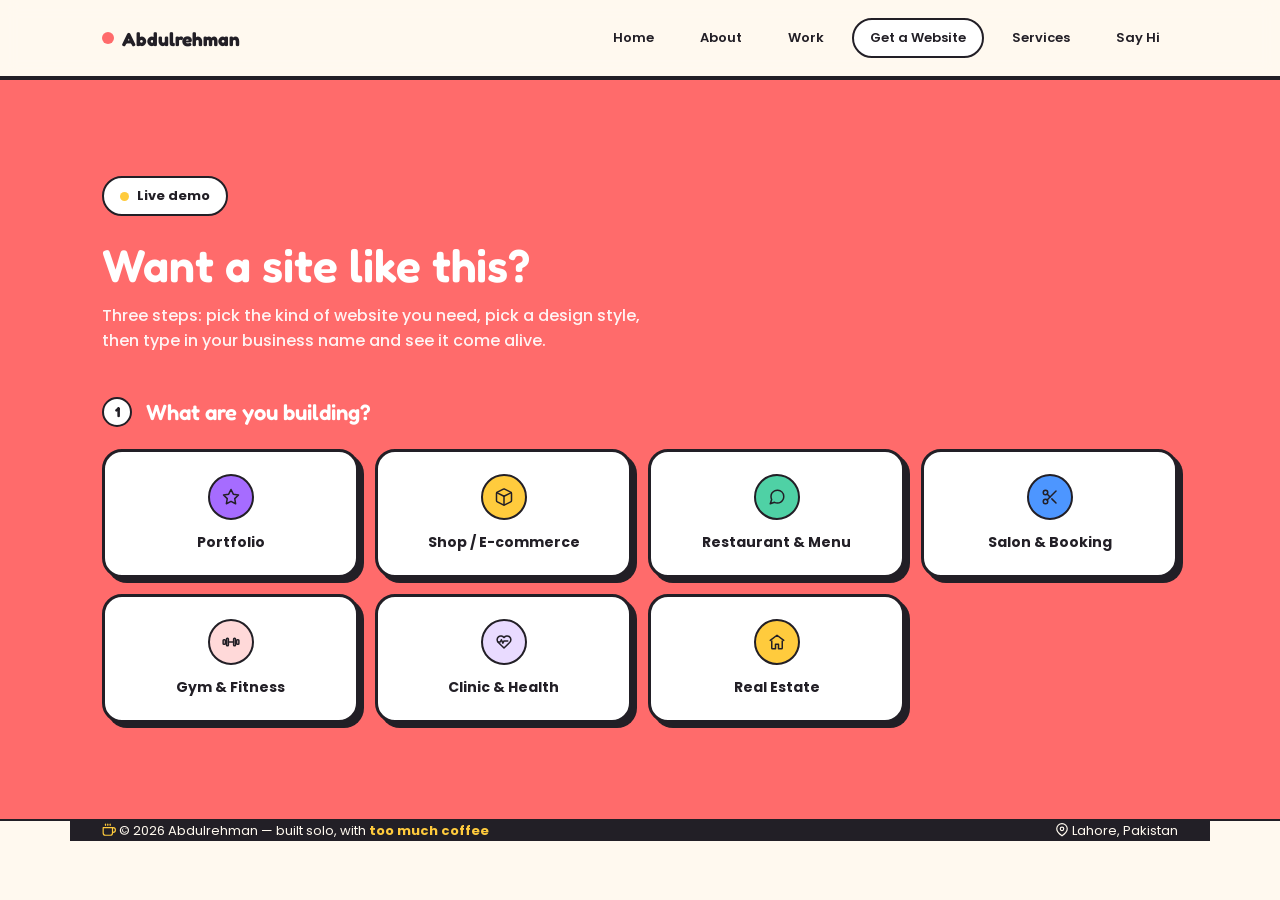
<file: templates.html>
<!DOCTYPE html>
<html lang="en">
<head>
<meta charset="UTF-8">
<meta name="viewport" content="width=device-width, initial-scale=1.0">
<title>Get a Website — Abdulrehman</title>
<meta name="description" content="Pick a business type and design style and preview a live website mockup, then get it built by Abdulrehman.">
<meta property="og:title" content="Get a Website — Abdulrehman">
<meta property="og:description" content="Pick a business type and design style and preview a live website mockup, then get it built by Abdulrehman.">
<meta property="og:type" content="website">
<meta property="og:image" content="https://YOUR-DOMAIN-HERE/images/hero-portfolio.jpg">
<meta name="twitter:card" content="summary_large_image">
<link rel="preconnect" href="https://fonts.googleapis.com">
<link rel="preconnect" href="https://fonts.gstatic.com" crossorigin>
<link href="https://fonts.googleapis.com/css2?family=Fredoka:wght@500;600;700&family=Poppins:wght@400;500;600;700;800&family=Playfair+Display:wght@600;700&family=Inter:wght@400;600;700;800&display=swap" rel="stylesheet">
<link rel="stylesheet" href="style.css">
</head>
<body>

<svg style="position:absolute;width:0;height:0;overflow:hidden;" aria-hidden="true">
<defs>
<symbol id="icon-sparkle" viewBox="0 0 24 24"><path d="M12 2l1.8 5.2L19 9l-5.2 1.8L12 16l-1.8-5.2L5 9l5.2-1.8L12 2z"/></symbol>
<symbol id="icon-rocket" viewBox="0 0 24 24"><path d="M12 15l-3-3a22 22 0 0 1 2-3.95A12.88 12.88 0 0 1 22 2c0 2.72-.78 7.5-6 11a22.35 22.35 0 0 1-4 2z"/><path d="M9 12H4s.55-3.03 2-4c1.62-1.08 5 0 5 0"/><path d="M12 15v5s3.03-.55 4-2c1.08-1.62 0-5 0-5"/><path d="M4.5 16.5c-1.5 1.26-2 5-2 5s3.74-.5 5-2c.71-.84.7-2.13-.09-2.91a2.18 2.18 0 0 0-2.91-.09z"/></symbol>
<symbol id="icon-message" viewBox="0 0 24 24"><path d="M21 11.5a8.38 8.38 0 0 1-.9 3.8 8.5 8.5 0 0 1-7.6 4.7 8.38 8.38 0 0 1-3.8-.9L3 21l1.9-5.7a8.38 8.38 0 0 1-.9-3.8 8.5 8.5 0 0 1 4.7-7.6 8.38 8.38 0 0 1 3.8-.9h.5a8.48 8.48 0 0 1 8 8v.5z"/></symbol>
<symbol id="icon-box" viewBox="0 0 24 24"><path d="M12.89 1.45l8 4A2 2 0 0 1 22 7.24v9.53a2 2 0 0 1-1.11 1.79l-8 4a2 2 0 0 1-1.79 0l-8-4a2 2 0 0 1-1.1-1.8V7.24a2 2 0 0 1 1.11-1.79l8-4a2 2 0 0 1 1.79 0z"/><polyline points="2.32 6.16 12 11 21.68 6.16"/><line x1="12" y1="22.76" x2="12" y2="11"/></symbol>
<symbol id="icon-coffee" viewBox="0 0 24 24"><path d="M18 8h1a4 4 0 0 1 0 8h-1"/><path d="M2 8h16v9a4 4 0 0 1-4 4H6a4 4 0 0 1-4-4V8z"/><line x1="6" y1="2" x2="6" y2="4"/><line x1="10" y1="2" x2="10" y2="4"/><line x1="14" y1="2" x2="14" y2="4"/></symbol>
<symbol id="icon-users" viewBox="0 0 24 24"><path d="M17 21v-2a4 4 0 0 0-4-4H5a4 4 0 0 0-4 4v2"/><circle cx="9" cy="7" r="4"/><path d="M23 21v-2a4 4 0 0 0-3-3.87"/><path d="M16 3.13a4 4 0 0 1 0 7.75"/></symbol>
<symbol id="icon-bug" viewBox="0 0 24 24"><rect x="8" y="6" width="8" height="12" rx="4"/><path d="M12 6V3"/><path d="M9 4l1.5 2"/><path d="M15 4l-1.5 2"/><path d="M8 10H4"/><path d="M20 10h-4"/><path d="M8 14H3"/><path d="M21 14h-5"/><path d="M9 18l-2 3"/><path d="M15 18l2 3"/></symbol>
<symbol id="icon-palette" viewBox="0 0 24 24"><path d="M12 2a10 10 0 1 0 0 20 2 2 0 0 0 0-4 1 1 0 0 1 0-2h1a5 5 0 0 0 5-5 9 9 0 0 0-6-9z"/><circle cx="7.5" cy="10.5" r="1.2"/><circle cx="11" cy="7" r="1.2"/><circle cx="15.5" cy="8.5" r="1.2"/></symbol>
<symbol id="icon-film" viewBox="0 0 24 24"><rect x="3" y="5" width="18" height="14" rx="2"/><line x1="7" y1="5" x2="7" y2="19"/><line x1="17" y1="5" x2="17" y2="19"/><line x1="3" y1="10" x2="7" y2="10"/><line x1="3" y1="14" x2="7" y2="14"/><line x1="17" y1="10" x2="21" y2="10"/><line x1="17" y1="14" x2="21" y2="14"/></symbol>
<symbol id="icon-scissors" viewBox="0 0 24 24"><circle cx="6" cy="6" r="3"/><circle cx="6" cy="18" r="3"/><line x1="20" y1="4" x2="8.12" y2="15.88"/><line x1="14.47" y1="14.48" x2="20" y2="20"/><line x1="8.12" y1="8.12" x2="12" y2="12"/></symbol>
<symbol id="icon-smartphone" viewBox="0 0 24 24"><rect x="6" y="2" width="12" height="20" rx="2"/><line x1="11" y1="18" x2="13" y2="18"/></symbol>
<symbol id="icon-database" viewBox="0 0 24 24"><ellipse cx="12" cy="5" rx="8" ry="3"/><path d="M4 5v6c0 1.66 3.58 3 8 3s8-1.34 8-3V5"/><path d="M4 11v6c0 1.66 3.58 3 8 3s8-1.34 8-3v-6"/></symbol>
<symbol id="icon-server" viewBox="0 0 24 24"><rect x="2" y="2" width="20" height="8" rx="2"/><rect x="2" y="14" width="20" height="8" rx="2"/><line x1="6" y1="6" x2="6.01" y2="6"/><line x1="6" y1="18" x2="6.01" y2="18"/></symbol>
<symbol id="icon-trending-up" viewBox="0 0 24 24"><polyline points="23 6 13.5 15.5 8.5 10.5 1 18"/><polyline points="17 6 23 6 23 12"/></symbol>
<symbol id="icon-atom" viewBox="0 0 24 24"><circle cx="12" cy="12" r="1.6"/><ellipse cx="12" cy="12" rx="10" ry="4.2"/><ellipse cx="12" cy="12" rx="10" ry="4.2" transform="rotate(60 12 12)"/><ellipse cx="12" cy="12" rx="10" ry="4.2" transform="rotate(120 12 12)"/></symbol>
<symbol id="icon-sprout" viewBox="0 0 24 24"><path d="M7 20h10"/><path d="M12 20v-8"/><path d="M12 12C7 12 5 8 5 5c3 0 6 2 7 5"/><path d="M12 12c5 0 7-4 7-7-3 0-6 2-7 5"/></symbol>
<symbol id="icon-wrench" viewBox="0 0 24 24"><path d="M14.7 6.3a4 4 0 0 0-5.6 5.6L3 18l3 3 6.1-6.1a4 4 0 0 0 5.6-5.6l-2.5 2.5-2-2z"/></symbol>
<symbol id="icon-lightbulb" viewBox="0 0 24 24"><path d="M9 18h6"/><path d="M10 22h4"/><path d="M12 2a6 6 0 0 0-3.5 10.9c.5.4.5 1 .5 1.6V16h6v-1.5c0-.6 0-1.2.5-1.6A6 6 0 0 0 12 2z"/></symbol>
<symbol id="icon-map-pin" viewBox="0 0 24 24"><path d="M21 10c0 6-9 12-9 12S3 16 3 10a9 9 0 0 1 18 0z"/><circle cx="12" cy="10" r="3"/></symbol>
<symbol id="icon-star" viewBox="0 0 24 24"><polygon points="12 2 15.09 8.26 22 9.27 17 14.14 18.18 21.02 12 17.77 5.82 21.02 7 14.14 2 9.27 8.91 8.26 12 2"/></symbol>
<symbol id="icon-x" viewBox="0 0 24 24"><line x1="18" y1="6" x2="6" y2="18"/><line x1="6" y1="6" x2="18" y2="18"/></symbol>
<symbol id="icon-dumbbell" viewBox="0 0 24 24"><rect x="1.5" y="9" width="3" height="6" rx="1"/><rect x="19.5" y="9" width="3" height="6" rx="1"/><rect x="6" y="7" width="2.5" height="10" rx="1"/><rect x="15.5" y="7" width="2.5" height="10" rx="1"/><line x1="8.5" y1="12" x2="15.5" y2="12"/></symbol>
<symbol id="icon-heart-pulse" viewBox="0 0 24 24"><path d="M19.5 12.6 12 20l-7.5-7.4a5 5 0 1 1 7.5-6.5 5 5 0 1 1 7.5 6.5z"/><path d="M4 12h3l1.5-3 2 4.5 1.5-3H17"/></symbol>
<symbol id="icon-home" viewBox="0 0 24 24"><path d="M3 9.8 12 3l9 6.8"/><path d="M5 10.5V20a1 1 0 0 0 1 1h4v-6h4v6h4a1 1 0 0 0 1-1v-9.5"/></symbol>
<symbol id="icon-menu" viewBox="0 0 24 24"><line x1="4" y1="7" x2="20" y2="7"/><line x1="4" y1="12" x2="20" y2="12"/><line x1="4" y1="17" x2="20" y2="17"/></symbol>
</defs>
</svg>

<nav>
  <div class="nav-inner">
    <a href="index.html" class="mark"><span class="blob-dot"></span>Abdulrehman</a>
    <button class="nav-toggle" id="nav-toggle" type="button" aria-label="Open menu">
      <svg class="icon"><use href="#icon-menu"/></svg>
    </button>
    <div class="nav-links" id="nav-links">
            <a href="index.html" data-page="index.html">Home</a>
      <a href="index.html#about">About</a>
      <a href="work.html" data-page="work.html">Work</a>
      <a href="templates.html" class="active" data-page="templates.html">Get a Website</a>
      <a href="services.html" data-page="services.html">Services</a>
      <a href="contact.html" data-page="contact.html">Say Hi</a>
    </div>
  </div>
</nav>

<!-- TEMPLATE GALLERY / LIVE DEMO -->
<section class="templates" id="templates">
  <div class="wrap">
    <div class="tag-pill pop"><span class="sw" style="background:var(--sun)"></span>Live demo</div>
    <h2 class="pop">Want a site like this?</h2>
    <p class="lede pop">Three steps: pick the kind of website you need, pick a design style, then type in your business name and see it come alive.</p>

    <!-- STEP 1: APP TYPE -->
    <div class="wiz-step" id="wiz-step1">
      <div class="wiz-step-head"><span class="wiz-num">1</span><h3>What are you building?</h3></div>
      <div class="type-grid">
        <button class="type-card pop" data-type="portfolio" type="button">
          <span class="type-ico" style="background:var(--grape)"><svg class="icon"><use href="#icon-star"/></svg></span>
          <span class="type-name">Portfolio</span>
        </button>
        <button class="type-card pop" data-type="shop" type="button">
          <span class="type-ico" style="background:var(--sun)"><svg class="icon"><use href="#icon-box"/></svg></span>
          <span class="type-name">Shop / E-commerce</span>
        </button>
        <button class="type-card pop" data-type="restaurant" type="button">
          <span class="type-ico" style="background:var(--mint)"><svg class="icon"><use href="#icon-message"/></svg></span>
          <span class="type-name">Restaurant &amp; Menu</span>
        </button>
        <button class="type-card pop" data-type="salon" type="button">
          <span class="type-ico" style="background:var(--sky)"><svg class="icon"><use href="#icon-scissors"/></svg></span>
          <span class="type-name">Salon &amp; Booking</span>
        </button>
        <button class="type-card pop" data-type="gym" type="button">
          <span class="type-ico" style="background:#FFD9D9"><svg class="icon"><use href="#icon-dumbbell"/></svg></span>
          <span class="type-name">Gym &amp; Fitness</span>
        </button>
        <button class="type-card pop" data-type="clinic" type="button">
          <span class="type-ico" style="background:#E9DBFF"><svg class="icon"><use href="#icon-heart-pulse"/></svg></span>
          <span class="type-name">Clinic &amp; Health</span>
        </button>
        <button class="type-card pop" data-type="realestate" type="button">
          <span class="type-ico" style="background:var(--sun)"><svg class="icon"><use href="#icon-home"/></svg></span>
          <span class="type-name">Real Estate</span>
        </button>
      </div>
    </div>

    <!-- STEP 2: STYLE -->
    <div class="wiz-step" id="wiz-step2" hidden>
      <div class="wiz-step-head">
        <span class="wiz-num">2</span>
        <h3>Pick a design style for your <span id="wiz-type-label">Shop</span></h3>
        <button class="wiz-back" id="wiz-back-1" type="button">‹ Change type</button>
      </div>
      <div class="style-grid">
        <button class="style-card pop" data-style="editorial" type="button">
          <span class="style-swatch style-swatch-editorial"><b>Aa</b><i></i><i></i></span>
          <span class="style-name">Editorial</span>
          <span class="style-desc">Serif headline, hairline borders, lots of white space.</span>
        </button>
        <button class="style-card pop" data-style="modern" type="button">
          <span class="style-swatch style-swatch-modern"><b>Aa</b><i></i><i></i></span>
          <span class="style-name">Modern</span>
          <span class="style-desc">Bold color blocks, clean sans-serif, no clutter.</span>
        </button>
        <button class="style-card pop" data-style="premium" type="button">
          <span class="style-swatch style-swatch-premium"><b>Aa</b><i></i><i></i></span>
          <span class="style-name">Premium</span>
          <span class="style-desc">Dark background, gold accents, an upscale feel.</span>
        </button>
        <button class="style-card pop" data-style="playful" type="button">
          <span class="style-swatch style-swatch-playful"><b>Aa</b><i></i><i></i></span>
          <span class="style-name">Playful</span>
          <span class="style-desc">Bright colors, thick borders, hand-drawn energy.</span>
        </button>
        <button class="style-card pop" data-style="seo" type="button">
          <span class="style-swatch style-swatch-seo"><b>Aa</b><i></i><i></i></span>
          <span class="style-name">SEO / Clean</span>
          <span class="style-desc">Simple, fast-loading, built to rank on Google.</span>
        </button>
      </div>
    </div>
  </div>
</section>

<!-- TEMPLATE PREVIEW MODAL -->
<div class="tpl-modal" id="tpl-modal">
  <div class="tpl-modal-inner" id="tpl-modal-inner">
    <div class="tpl-modal-head">
      <div class="tpl-type-badge">
        <span class="badge-ico"><svg class="icon" id="tpl-badge-icon"><use href="#icon-box"/></svg></span>
        <span id="tpl-badge-label">Shop · Editorial</span>
      </div>
      <input type="text" id="tpl-name-input" placeholder="Type your business name...">
      <button class="tpl-close" id="tpl-close" type="button" aria-label="Close preview">
        <svg class="icon" style="color:#fff;width:18px;height:18px;"><use href="#icon-x"/></svg>
      </button>
    </div>

    <div class="tvfull-scroll" id="tvfull-root"></div>

    <div class="tpl-modal-cta">
      <a href="#" id="tpl-whatsapp-cta" target="_blank" rel="noopener" class="btn btn-solid">Get this built for me <svg class="icon" style="color:#fff;"><use href="#icon-rocket"/></svg></a>
    </div>
  </div>
</div>


<footer class="wrap">
  <div><svg class="icon icon-sm" style="color:var(--sun);"><use href="#icon-coffee"/></svg> © 2026 Abdulrehman — built solo, with <b>too much coffee</b></div>
  <div><svg class="icon icon-sm"><use href="#icon-map-pin"/></svg> Lahore, Pakistan</div>
</footer>

<canvas id="confetti-canvas"></canvas>

<script src="script.js"></script>
</body>
</html>
</file>
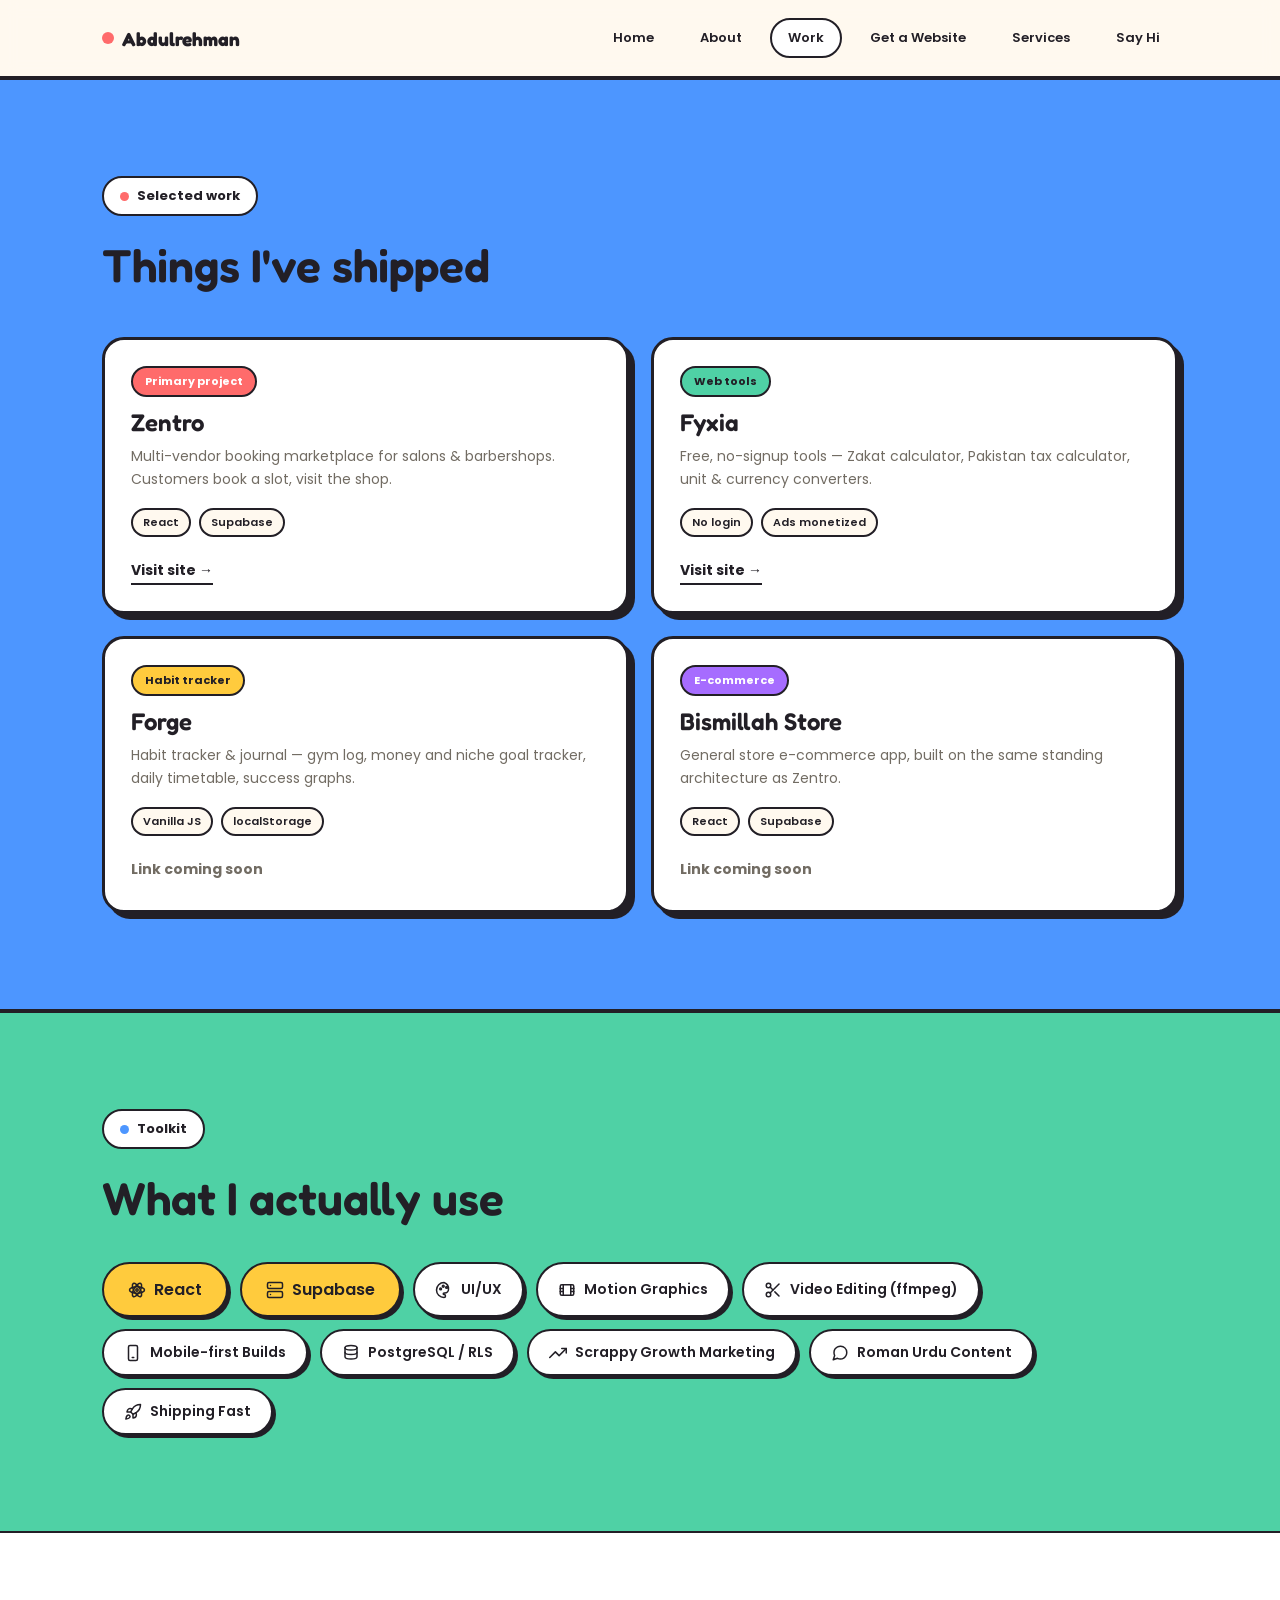
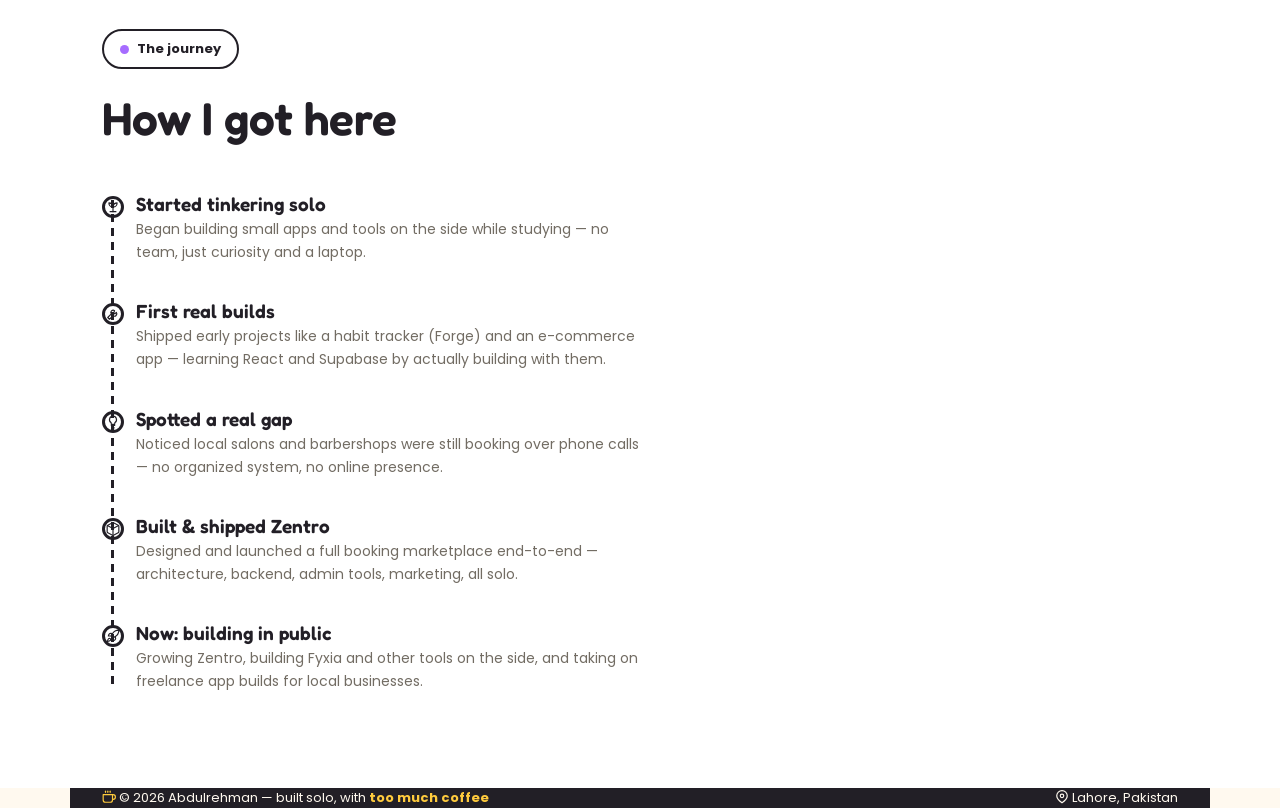
<file: work.html>
<!DOCTYPE html>
<html lang="en">
<head>
<meta charset="UTF-8">
<meta name="viewport" content="width=device-width, initial-scale=1.0">
<title>Work — Abdulrehman</title>
<meta name="description" content="A look at the apps Abdulrehman has shipped solo — from Zentro, a salon booking marketplace, to smaller tools and experiments.">
<meta property="og:title" content="Work — Abdulrehman">
<meta property="og:description" content="A look at the apps Abdulrehman has shipped solo — from Zentro, a salon booking marketplace, to smaller tools and experiments.">
<meta property="og:type" content="website">
<meta property="og:image" content="https://YOUR-DOMAIN-HERE/images/hero-portfolio.jpg">
<meta name="twitter:card" content="summary_large_image">
<link rel="preconnect" href="https://fonts.googleapis.com">
<link rel="preconnect" href="https://fonts.gstatic.com" crossorigin>
<link href="https://fonts.googleapis.com/css2?family=Fredoka:wght@500;600;700&family=Poppins:wght@400;500;600;700;800&family=Playfair+Display:wght@600;700&family=Inter:wght@400;600;700;800&display=swap" rel="stylesheet">
<link rel="stylesheet" href="style.css">
</head>
<body>

<svg style="position:absolute;width:0;height:0;overflow:hidden;" aria-hidden="true">
<defs>
<symbol id="icon-sparkle" viewBox="0 0 24 24"><path d="M12 2l1.8 5.2L19 9l-5.2 1.8L12 16l-1.8-5.2L5 9l5.2-1.8L12 2z"/></symbol>
<symbol id="icon-rocket" viewBox="0 0 24 24"><path d="M12 15l-3-3a22 22 0 0 1 2-3.95A12.88 12.88 0 0 1 22 2c0 2.72-.78 7.5-6 11a22.35 22.35 0 0 1-4 2z"/><path d="M9 12H4s.55-3.03 2-4c1.62-1.08 5 0 5 0"/><path d="M12 15v5s3.03-.55 4-2c1.08-1.62 0-5 0-5"/><path d="M4.5 16.5c-1.5 1.26-2 5-2 5s3.74-.5 5-2c.71-.84.7-2.13-.09-2.91a2.18 2.18 0 0 0-2.91-.09z"/></symbol>
<symbol id="icon-message" viewBox="0 0 24 24"><path d="M21 11.5a8.38 8.38 0 0 1-.9 3.8 8.5 8.5 0 0 1-7.6 4.7 8.38 8.38 0 0 1-3.8-.9L3 21l1.9-5.7a8.38 8.38 0 0 1-.9-3.8 8.5 8.5 0 0 1 4.7-7.6 8.38 8.38 0 0 1 3.8-.9h.5a8.48 8.48 0 0 1 8 8v.5z"/></symbol>
<symbol id="icon-box" viewBox="0 0 24 24"><path d="M12.89 1.45l8 4A2 2 0 0 1 22 7.24v9.53a2 2 0 0 1-1.11 1.79l-8 4a2 2 0 0 1-1.79 0l-8-4a2 2 0 0 1-1.1-1.8V7.24a2 2 0 0 1 1.11-1.79l8-4a2 2 0 0 1 1.79 0z"/><polyline points="2.32 6.16 12 11 21.68 6.16"/><line x1="12" y1="22.76" x2="12" y2="11"/></symbol>
<symbol id="icon-coffee" viewBox="0 0 24 24"><path d="M18 8h1a4 4 0 0 1 0 8h-1"/><path d="M2 8h16v9a4 4 0 0 1-4 4H6a4 4 0 0 1-4-4V8z"/><line x1="6" y1="2" x2="6" y2="4"/><line x1="10" y1="2" x2="10" y2="4"/><line x1="14" y1="2" x2="14" y2="4"/></symbol>
<symbol id="icon-users" viewBox="0 0 24 24"><path d="M17 21v-2a4 4 0 0 0-4-4H5a4 4 0 0 0-4 4v2"/><circle cx="9" cy="7" r="4"/><path d="M23 21v-2a4 4 0 0 0-3-3.87"/><path d="M16 3.13a4 4 0 0 1 0 7.75"/></symbol>
<symbol id="icon-bug" viewBox="0 0 24 24"><rect x="8" y="6" width="8" height="12" rx="4"/><path d="M12 6V3"/><path d="M9 4l1.5 2"/><path d="M15 4l-1.5 2"/><path d="M8 10H4"/><path d="M20 10h-4"/><path d="M8 14H3"/><path d="M21 14h-5"/><path d="M9 18l-2 3"/><path d="M15 18l2 3"/></symbol>
<symbol id="icon-palette" viewBox="0 0 24 24"><path d="M12 2a10 10 0 1 0 0 20 2 2 0 0 0 0-4 1 1 0 0 1 0-2h1a5 5 0 0 0 5-5 9 9 0 0 0-6-9z"/><circle cx="7.5" cy="10.5" r="1.2"/><circle cx="11" cy="7" r="1.2"/><circle cx="15.5" cy="8.5" r="1.2"/></symbol>
<symbol id="icon-film" viewBox="0 0 24 24"><rect x="3" y="5" width="18" height="14" rx="2"/><line x1="7" y1="5" x2="7" y2="19"/><line x1="17" y1="5" x2="17" y2="19"/><line x1="3" y1="10" x2="7" y2="10"/><line x1="3" y1="14" x2="7" y2="14"/><line x1="17" y1="10" x2="21" y2="10"/><line x1="17" y1="14" x2="21" y2="14"/></symbol>
<symbol id="icon-scissors" viewBox="0 0 24 24"><circle cx="6" cy="6" r="3"/><circle cx="6" cy="18" r="3"/><line x1="20" y1="4" x2="8.12" y2="15.88"/><line x1="14.47" y1="14.48" x2="20" y2="20"/><line x1="8.12" y1="8.12" x2="12" y2="12"/></symbol>
<symbol id="icon-smartphone" viewBox="0 0 24 24"><rect x="6" y="2" width="12" height="20" rx="2"/><line x1="11" y1="18" x2="13" y2="18"/></symbol>
<symbol id="icon-database" viewBox="0 0 24 24"><ellipse cx="12" cy="5" rx="8" ry="3"/><path d="M4 5v6c0 1.66 3.58 3 8 3s8-1.34 8-3V5"/><path d="M4 11v6c0 1.66 3.58 3 8 3s8-1.34 8-3v-6"/></symbol>
<symbol id="icon-server" viewBox="0 0 24 24"><rect x="2" y="2" width="20" height="8" rx="2"/><rect x="2" y="14" width="20" height="8" rx="2"/><line x1="6" y1="6" x2="6.01" y2="6"/><line x1="6" y1="18" x2="6.01" y2="18"/></symbol>
<symbol id="icon-trending-up" viewBox="0 0 24 24"><polyline points="23 6 13.5 15.5 8.5 10.5 1 18"/><polyline points="17 6 23 6 23 12"/></symbol>
<symbol id="icon-atom" viewBox="0 0 24 24"><circle cx="12" cy="12" r="1.6"/><ellipse cx="12" cy="12" rx="10" ry="4.2"/><ellipse cx="12" cy="12" rx="10" ry="4.2" transform="rotate(60 12 12)"/><ellipse cx="12" cy="12" rx="10" ry="4.2" transform="rotate(120 12 12)"/></symbol>
<symbol id="icon-sprout" viewBox="0 0 24 24"><path d="M7 20h10"/><path d="M12 20v-8"/><path d="M12 12C7 12 5 8 5 5c3 0 6 2 7 5"/><path d="M12 12c5 0 7-4 7-7-3 0-6 2-7 5"/></symbol>
<symbol id="icon-wrench" viewBox="0 0 24 24"><path d="M14.7 6.3a4 4 0 0 0-5.6 5.6L3 18l3 3 6.1-6.1a4 4 0 0 0 5.6-5.6l-2.5 2.5-2-2z"/></symbol>
<symbol id="icon-lightbulb" viewBox="0 0 24 24"><path d="M9 18h6"/><path d="M10 22h4"/><path d="M12 2a6 6 0 0 0-3.5 10.9c.5.4.5 1 .5 1.6V16h6v-1.5c0-.6 0-1.2.5-1.6A6 6 0 0 0 12 2z"/></symbol>
<symbol id="icon-map-pin" viewBox="0 0 24 24"><path d="M21 10c0 6-9 12-9 12S3 16 3 10a9 9 0 0 1 18 0z"/><circle cx="12" cy="10" r="3"/></symbol>
<symbol id="icon-star" viewBox="0 0 24 24"><polygon points="12 2 15.09 8.26 22 9.27 17 14.14 18.18 21.02 12 17.77 5.82 21.02 7 14.14 2 9.27 8.91 8.26 12 2"/></symbol>
<symbol id="icon-x" viewBox="0 0 24 24"><line x1="18" y1="6" x2="6" y2="18"/><line x1="6" y1="6" x2="18" y2="18"/></symbol>
<symbol id="icon-dumbbell" viewBox="0 0 24 24"><rect x="1.5" y="9" width="3" height="6" rx="1"/><rect x="19.5" y="9" width="3" height="6" rx="1"/><rect x="6" y="7" width="2.5" height="10" rx="1"/><rect x="15.5" y="7" width="2.5" height="10" rx="1"/><line x1="8.5" y1="12" x2="15.5" y2="12"/></symbol>
<symbol id="icon-heart-pulse" viewBox="0 0 24 24"><path d="M19.5 12.6 12 20l-7.5-7.4a5 5 0 1 1 7.5-6.5 5 5 0 1 1 7.5 6.5z"/><path d="M4 12h3l1.5-3 2 4.5 1.5-3H17"/></symbol>
<symbol id="icon-home" viewBox="0 0 24 24"><path d="M3 9.8 12 3l9 6.8"/><path d="M5 10.5V20a1 1 0 0 0 1 1h4v-6h4v6h4a1 1 0 0 0 1-1v-9.5"/></symbol>
<symbol id="icon-menu" viewBox="0 0 24 24"><line x1="4" y1="7" x2="20" y2="7"/><line x1="4" y1="12" x2="20" y2="12"/><line x1="4" y1="17" x2="20" y2="17"/></symbol>
</defs>
</svg>

<nav>
  <div class="nav-inner">
    <a href="index.html" class="mark"><span class="blob-dot"></span>Abdulrehman</a>
    <button class="nav-toggle" id="nav-toggle" type="button" aria-label="Open menu">
      <svg class="icon"><use href="#icon-menu"/></svg>
    </button>
    <div class="nav-links" id="nav-links">
            <a href="index.html" data-page="index.html">Home</a>
      <a href="index.html#about">About</a>
      <a href="work.html" class="active" data-page="work.html">Work</a>
      <a href="templates.html" data-page="templates.html">Get a Website</a>
      <a href="services.html" data-page="services.html">Services</a>
      <a href="contact.html" data-page="contact.html">Say Hi</a>
    </div>
  </div>
</nav>

<!-- WORK -->
<section class="work" id="work">
  <div class="wrap">
    <div class="work-head">
      <div class="tag-pill pop" style="background:var(--panel);"><span class="sw" style="background:var(--coral)"></span>Selected work</div>
      <h2 class="pop">Things I've shipped</h2>
    </div>
    <div class="work-grid">
      <div class="work-card pop">
        <span class="chip c1">Primary project</span>
        <h3>Zentro</h3>
        <p>Multi-vendor booking marketplace for salons &amp; barbershops. Customers book a slot, visit the shop.</p>
        <div class="work-tags"><span>React</span><span>Supabase</span></div>
        <a href="https://zentropk.vercel.app" target="_blank" rel="noopener" class="go">Visit site →</a>
      </div>
      <div class="work-card pop">
        <span class="chip c2">Web tools</span>
        <h3>Fyxia</h3>
        <p>Free, no-signup tools — Zakat calculator, Pakistan tax calculator, unit &amp; currency converters.</p>
        <div class="work-tags"><span>No login</span><span>Ads monetized</span></div>
        <a href="https://fyxia.vercel.app" target="_blank" rel="noopener" class="go">Visit site →</a>
      </div>
      <div class="work-card pop">
        <span class="chip c3">Habit tracker</span>
        <h3>Forge</h3>
        <p>Habit tracker &amp; journal — gym log, money and niche goal tracker, daily timetable, success graphs.</p>
        <div class="work-tags"><span>Vanilla JS</span><span>localStorage</span></div>
        <span class="go soon">Link coming soon</span>
      </div>
      <div class="work-card pop">
        <span class="chip c4">E-commerce</span>
        <h3>Bismillah Store</h3>
        <p>General store e-commerce app, built on the same standing architecture as Zentro.</p>
        <div class="work-tags"><span>React</span><span>Supabase</span></div>
        <span class="go soon">Link coming soon</span>
      </div>
    </div>
  </div>
</section>

<section class="skills">
  <div class="wrap">
    <div class="skills-head">
      <div class="tag-pill pop" style="background:var(--panel);"><span class="sw" style="background:var(--sky)"></span>Toolkit</div>
      <h2 class="pop">What I actually use</h2>
    </div>
    <div class="skill-cloud">
      <span class="skill-chip big pop"><svg class="icon"><use href="#icon-atom"/></svg> React</span>
      <span class="skill-chip big pop"><svg class="icon"><use href="#icon-server"/></svg> Supabase</span>
      <span class="skill-chip pop"><svg class="icon"><use href="#icon-palette"/></svg> UI/UX</span>
      <span class="skill-chip pop"><svg class="icon"><use href="#icon-film"/></svg> Motion Graphics</span>
      <span class="skill-chip pop"><svg class="icon"><use href="#icon-scissors"/></svg> Video Editing (ffmpeg)</span>
      <span class="skill-chip pop"><svg class="icon"><use href="#icon-smartphone"/></svg> Mobile-first Builds</span>
      <span class="skill-chip pop"><svg class="icon"><use href="#icon-database"/></svg> PostgreSQL / RLS</span>
      <span class="skill-chip pop"><svg class="icon"><use href="#icon-trending-up"/></svg> Scrappy Growth Marketing</span>
      <span class="skill-chip pop"><svg class="icon"><use href="#icon-message"/></svg> Roman Urdu Content</span>
      <span class="skill-chip pop"><svg class="icon"><use href="#icon-rocket"/></svg> Shipping Fast</span>
    </div>
  </div>
</section>

<section class="timeline">
  <div class="wrap">
    <div class="timeline-head">
      <div class="tag-pill pop"><span class="sw" style="background:var(--grape)"></span>The journey</div>
      <h2 class="pop">How I got here</h2>
    </div>
    <div class="tl-list">
      <div class="tl-item pop">
        <div class="tl-dot"><svg class="icon icon-sm"><use href="#icon-sprout"/></svg></div>
        <h3>Started tinkering solo</h3>
        <p>Began building small apps and tools on the side while studying — no team, just curiosity and a laptop.</p>
      </div>
      <div class="tl-item pop">
        <div class="tl-dot"><svg class="icon icon-sm"><use href="#icon-wrench"/></svg></div>
        <h3>First real builds</h3>
        <p>Shipped early projects like a habit tracker (Forge) and an e-commerce app — learning React and Supabase by actually building with them.</p>
      </div>
      <div class="tl-item pop">
        <div class="tl-dot"><svg class="icon icon-sm"><use href="#icon-lightbulb"/></svg></div>
        <h3>Spotted a real gap</h3>
        <p>Noticed local salons and barbershops were still booking over phone calls — no organized system, no online presence.</p>
      </div>
      <div class="tl-item pop">
        <div class="tl-dot"><svg class="icon icon-sm"><use href="#icon-box"/></svg></div>
        <h3>Built &amp; shipped Zentro</h3>
        <p>Designed and launched a full booking marketplace end-to-end — architecture, backend, admin tools, marketing, all solo.</p>
      </div>
      <div class="tl-item pop">
        <div class="tl-dot"><svg class="icon icon-sm"><use href="#icon-rocket"/></svg></div>
        <h3>Now: building in public</h3>
        <p>Growing Zentro, building Fyxia and other tools on the side, and taking on freelance app builds for local businesses.</p>
      </div>
    </div>
  </div>
</section>

<footer class="wrap">
  <div><svg class="icon icon-sm" style="color:var(--sun);"><use href="#icon-coffee"/></svg> © 2026 Abdulrehman — built solo, with <b>too much coffee</b></div>
  <div><svg class="icon icon-sm"><use href="#icon-map-pin"/></svg> Lahore, Pakistan</div>
</footer>

<canvas id="confetti-canvas"></canvas>

<script src="script.js"></script>
</body>
</html>
</file>
<file: style.css>
:root{
    --cream:#FFF9EF;
    --panel:#FFFFFF;
    --ink:#221F26;
    --stone:#726C63;
    --coral:#FF6B6B;
    --sun:#FFCB3D;
    --mint:#4FD1A5;
    --sky:#4D96FF;
    --grape:#A66CFF;
    --line:#EDE6D6;
  }
  *{box-sizing:border-box; margin:0; padding:0;}
  html{scroll-behavior:smooth;}
  body{
    background:var(--cream);
    color:var(--ink);
    font-family:'Poppins',sans-serif;
    overflow-x:hidden;
  }
  h1,h2,h3,.display{
    font-family:'Fredoka',sans-serif;
    font-weight:600;
    line-height:1.02;
  }
  a{color:inherit; text-decoration:none;}
  ::selection{background:var(--sun); color:var(--ink);}
  a:focus-visible, button:focus-visible{outline:3px solid var(--sky); outline-offset:3px;}
  @media (prefers-reduced-motion: reduce){ *{animation-duration:.01ms !important; transition-duration:.01ms !important;} }

  .wrap{max-width:1140px; margin:0 auto; padding:0 32px;}
  @media (max-width:640px){ .wrap{padding:0 22px;} }

  /* ---------- ICONS ---------- */
  .icon{
    width:18px; height:18px; flex-shrink:0;
    fill:none; stroke:currentColor; stroke-width:2;
    stroke-linecap:round; stroke-linejoin:round;
    vertical-align:-4px;
  }
  .icon-fill{ fill:currentColor; stroke:none; }
  .icon-sm{ width:14px; height:14px; vertical-align:-2px; }
  .icon-lg{ width:26px; height:26px; }

  /* floaty keyframes */
  @keyframes floaty{ 0%,100%{transform:translateY(0) rotate(var(--r,0deg));} 50%{transform:translateY(-14px) rotate(var(--r,0deg));} }
  @keyframes spin-slow{ from{transform:rotate(0deg);} to{transform:rotate(360deg);} }
  @keyframes pop{ from{opacity:0; transform:scale(.85) translateY(20px) rotate(var(--rot,0deg));} to{opacity:1; transform:scale(1) translateY(0) rotate(var(--rot,0deg));} }
  .pop{ animation:pop .6s cubic-bezier(.2,1.4,.4,1) both; }

  /* ---------- NAV ---------- */
  nav{
    position:sticky; top:0; z-index:50;
    background:rgba(255,249,239,0.88);
    backdrop-filter:blur(8px);
    border-bottom:2px solid var(--ink);
  }
  .nav-inner{
    display:flex; justify-content:space-between; align-items:center;
    padding:18px 32px; max-width:1140px; margin:0 auto;
  }
  .nav-inner .mark{
    font-family:'Fredoka',sans-serif; font-weight:700; font-size:19px;
    display:flex; align-items:center; gap:8px;
  }
  .mark .blob-dot{
    width:12px; height:12px; border-radius:50%;
    background:var(--coral);
    display:inline-block;
    animation:pop-dot 1.8s ease-in-out infinite;
  }
  @keyframes pop-dot{ 0%,100%{transform:scale(1); background:var(--coral);} 33%{transform:scale(1.3); background:var(--sun);} 66%{transform:scale(1.1); background:var(--sky);} }
  .nav-links{display:flex; gap:10px;}
  .nav-links a{
    font-size:13px; font-weight:600;
    padding:8px 16px; border-radius:100px;
    border:2px solid transparent;
    transition:border-color .18s ease, transform .18s ease;
  }
  .nav-links a:hover{ border-color:var(--ink); transform:translateY(-2px); }
  @media (max-width:700px){ .nav-links{display:none;} }

  /* ---------- SECTION SHELL ---------- */
  section{ padding:96px 0; position:relative; overflow:hidden; }
  .tag-pill{
    display:inline-flex; align-items:center; gap:8px;
    font-size:13px; font-weight:700;
    padding:8px 16px; border-radius:100px;
    border:2px solid var(--ink);
    background:var(--panel);
    margin-bottom:26px;
  }
  .tag-pill .sw{ width:9px; height:9px; border-radius:50%; }

  /* ---------- HERO ---------- */
  .hero{
    background:var(--sun);
    border-bottom:2px solid var(--ink);
    padding-top:70px;
  }
  .hero .wrap{
    position:relative; z-index:2;
    display:grid;
    grid-template-columns:1fr 320px;
    gap:32px;
    align-items:center;
  }
  .hero h1{
    font-size:clamp(42px, 6vw, 84px);
    margin-bottom:22px;
    max-width:14ch;
  }
  .hero h1 .hl{
    background:var(--panel);
    padding:2px 16px;
    border-radius:14px;
    border:3px solid var(--ink);
    display:inline-block;
    transform:rotate(-2deg);
  }
  .hero p.lede{
    font-size:18px; max-width:46ch; line-height:1.6;
    margin-bottom:34px; font-weight:500;
  }
  .hero-cta{ display:flex; gap:14px; flex-wrap:wrap; }
  .btn{
    font-weight:700; font-size:15px;
    padding:16px 28px;
    border-radius:100px;
    border:2.5px solid var(--ink);
    transition:transform .18s cubic-bezier(.2,1.4,.4,1), box-shadow .18s ease;
    display:inline-flex; align-items:center; gap:8px;
  }
  .btn-solid{ background:var(--coral); color:#fff; box-shadow:5px 5px 0 var(--ink); }
  .btn-solid:hover{ transform:translate(-3px,-3px); box-shadow:8px 8px 0 var(--ink); }
  .btn-outline{ background:var(--panel); box-shadow:5px 5px 0 var(--ink); }
  .btn-outline:hover{ transform:translate(-3px,-3px); box-shadow:8px 8px 0 var(--ink); }

  .hero-deco{ position:relative; height:320px; }
  .float-shapes{ position:absolute; inset:0; z-index:1; pointer-events:none; }
  .shape{ position:absolute; animation:floaty 5s ease-in-out infinite; }
  .sh1{ top:6%; right:14%; width:60px; height:60px; background:var(--coral); border-radius:50%; border:3px solid var(--ink); --r:0deg; animation-delay:0s; }
  .sh2{ top:52%; right:0%; width:44px; height:44px; background:var(--sky); border-radius:12px; border:3px solid var(--ink); --r:18deg; transform:rotate(18deg); animation-delay:.6s; }
  .sh3{ top:24%; right:0%; width:30px; height:30px; background:var(--mint); border-radius:50%; border:3px solid var(--ink); animation-delay:1.1s; }
  .sh4{ top:70%; right:30%; width:50px; height:50px; background:var(--grape); border-radius:16px; border:3px solid var(--ink); transform:rotate(-12deg); --r:-12deg; animation-delay:.3s; }

  .badge-spin{
    position:absolute; top:50%; left:50%; width:130px; height:130px; z-index:2;
    transform:translate(-50%,-50%);
  }
  .badge-spin svg{ animation:spin-slow 14s linear infinite; }
  @media (max-width:900px){ .hero-deco{ display:none; } .hero .wrap{ grid-template-columns:1fr; } }

  /* ---------- ABOUT ---------- */
  .about{ background:var(--panel); }
  .about .wrap{ display:grid; grid-template-columns:0.85fr 1.15fr; gap:56px; }
  .about h2{ font-size:clamp(30px,4.5vw,46px); margin-bottom:6px; }
  .about-body p{ font-size:17px; line-height:1.75; color:var(--stone); margin-bottom:18px; font-weight:400; }
  .about-body p strong{ color:var(--ink); background:linear-gradient(120deg, var(--sun) 0%, var(--sun) 100%); background-size:100% 40%; background-repeat:no-repeat; background-position:0 88%; padding:0 2px; font-weight:600; }
  .stat-row{ display:flex; gap:14px; margin-top:20px; flex-wrap:wrap; }
  .stat-card{
    border:2.5px solid var(--ink); border-radius:16px; padding:18px 20px;
    background:var(--cream);
  }
  .stat-card b{ font-family:'Fredoka',sans-serif; font-size:24px; display:flex; align-items:center; gap:8px; }
  .stat-card span{ font-size:12px; color:var(--stone); font-weight:600; }
  @media (max-width:800px){ .about .wrap{ grid-template-columns:1fr; gap:30px; } }

  /* ---------- WORK ---------- */
  .work{ background:var(--sky); border-top:2px solid var(--ink); border-bottom:2px solid var(--ink); }
  .work-head{ margin-bottom:48px; }
  .work-head h2{ font-size:clamp(30px,4.5vw,46px); color:var(--ink); }
  .work-grid{ display:grid; grid-template-columns:repeat(2,1fr); gap:22px; }
  @media (max-width:760px){ .work-grid{ grid-template-columns:1fr; } }
  .work-card{
    background:var(--panel);
    border:3px solid var(--ink);
    border-radius:22px;
    padding:26px;
    transition:transform .22s cubic-bezier(.2,1.4,.4,1), box-shadow .22s ease;
    box-shadow:6px 6px 0 var(--ink);
  }
  .work-card:hover{ transform:translate(-4px,-4px) rotate(-1deg); box-shadow:10px 10px 0 var(--ink); }
  .work-card .chip{
    display:inline-block; font-size:11px; font-weight:700;
    padding:5px 12px; border-radius:100px; margin-bottom:14px;
    border:2px solid var(--ink);
  }
  .chip.c1{ background:var(--coral); color:#fff; }
  .chip.c2{ background:var(--mint); }
  .chip.c3{ background:var(--sun); }
  .chip.c4{ background:var(--grape); color:#fff; }
  .work-card h3{ font-size:24px; margin-bottom:10px; }
  .work-card p{ font-size:14px; color:var(--stone); line-height:1.6; margin-bottom:18px; min-height:44px; }
  .work-tags{ display:flex; gap:8px; flex-wrap:wrap; margin-bottom:20px; }
  .work-tags span{ font-size:11px; font-weight:600; background:var(--cream); border:2px solid var(--ink); padding:4px 10px; border-radius:100px; }
  .work-card .go{
    font-weight:700; font-size:14px;
    display:inline-flex; align-items:center; gap:6px;
    border-bottom:2.5px solid var(--ink);
    padding-bottom:2px;
  }
  .work-card .go.soon{ color:var(--stone); border-color:transparent; }

  /* ---------- SERVICES ---------- */
  .services{ background:var(--panel); }
  .services .wrap{ display:grid; grid-template-columns:0.8fr 1.2fr; gap:56px; }
  .services h2{ font-size:clamp(30px,4.5vw,46px); margin-bottom:16px; }
  .services-intro p{ color:var(--stone); font-size:16px; line-height:1.7; }
  .service-list{ display:flex; flex-direction:column; gap:16px; }
  .service-item{
    display:grid; grid-template-columns:52px 1fr; gap:18px; align-items:flex-start;
    border:2.5px solid var(--ink); border-radius:18px; padding:20px 22px;
    background:var(--cream);
    transition:transform .18s ease;
  }
  .service-item:hover{ transform:translateX(4px); }
  .service-item .num-badge{
    width:44px; height:44px; border-radius:50%;
    display:flex; align-items:center; justify-content:center;
    font-family:'Fredoka',sans-serif; font-weight:700; font-size:16px;
    border:2.5px solid var(--ink); color:#fff;
  }
  .service-item:nth-child(1) .num-badge{ background:var(--coral); }
  .service-item:nth-child(2) .num-badge{ background:var(--sky); }
  .service-item:nth-child(3) .num-badge{ background:var(--mint); }
  .service-item:nth-child(4) .num-badge{ background:var(--grape); }
  .service-item h3{ font-family:'Poppins',sans-serif; font-weight:700; font-size:16px; margin-bottom:4px; }
  .service-item p{ font-size:13.5px; color:var(--stone); line-height:1.6; }
  @media (max-width:800px){ .services .wrap{ grid-template-columns:1fr; gap:28px; } }

  /* ---------- CONTACT ---------- */
  .contact{ background:var(--grape); color:#fff; border-top:2px solid var(--ink); }
  .contact .tag-pill{ background:#fff; color:var(--ink); }
  .contact h2{ font-size:clamp(38px,8vw,90px); margin-bottom:24px; color:#fff; }
  .contact p.lede{ opacity:0.92; font-size:17px; max-width:50ch; margin-bottom:40px; font-weight:500; }
  .contact-grid{ display:grid; grid-template-columns:repeat(2,1fr); gap:16px; }
  @media (max-width:640px){ .contact-grid{ grid-template-columns:1fr; } }
  .contact-item{
    background:#fff; color:var(--ink);
    border:3px solid var(--ink); border-radius:18px;
    padding:20px 22px;
    display:flex; align-items:center; justify-content:space-between;
    box-shadow:5px 5px 0 var(--ink);
    transition:transform .18s cubic-bezier(.2,1.4,.4,1), box-shadow .18s ease;
  }
  .contact-item:hover{ transform:translate(-3px,-3px); box-shadow:8px 8px 0 var(--ink); }
  .contact-item .label{ font-size:12px; color:var(--stone); font-weight:600; display:block; margin-bottom:3px; }
  .contact-item .value{ font-weight:700; font-size:15px; }
  .contact-item svg{ width:20px; height:20px; flex-shrink:0; }

  footer{
    background:var(--ink); color:var(--cream);
    padding:30px 0; font-size:13px;
    display:flex; justify-content:space-between; flex-wrap:wrap; gap:10px;
  }
  footer b{ color:var(--sun); }

  /* ---------- TICKER ---------- */
  .ticker-strip{
    background:var(--ink); color:var(--cream);
    border-top:2px solid var(--ink); border-bottom:2px solid var(--ink);
    padding:14px 0; overflow:hidden;
  }
  .ticker-track{
    display:flex; gap:44px; white-space:nowrap; width:max-content;
    animation:ticker-scroll 22s linear infinite;
  }
  .ticker-track span{
    font-family:'Fredoka',sans-serif; font-weight:600; font-size:15px;
    display:flex; align-items:center; gap:12px;
  }
  .ticker-track span::after{ content:"✦"; color:var(--sun); font-size:12px; }
  @keyframes ticker-scroll{ from{ transform:translateX(0); } to{ transform:translateX(-50%); } }

  /* ---------- FLEX STATS ---------- */
  .flex-stats{ background:var(--sun); border-bottom:2px solid var(--ink); }
  .flex-grid{
    display:grid; grid-template-columns:repeat(4,1fr); gap:18px;
  }
  @media (max-width:760px){ .flex-grid{ grid-template-columns:repeat(2,1fr); } }
  .flex-card{
    background:var(--panel); border:3px solid var(--ink); border-radius:20px;
    padding:26px 20px; text-align:center;
    box-shadow:5px 5px 0 var(--ink);
  }
  .flex-card .num{
    font-family:'Fredoka',sans-serif; font-weight:700; font-size:38px;
    display:block; margin-bottom:6px;
  }
  .flex-card .lbl{ font-size:12.5px; font-weight:600; color:var(--stone); display:flex; align-items:center; justify-content:center; gap:6px; }

  /* confetti canvas */
  #confetti-canvas{
    position:fixed; inset:0; pointer-events:none; z-index:999;
  }

  /* rotating word */
  #rotword{ display:inline-block; min-width:1px; }

  /* aura meter */
  .aura-meter{
    display:inline-flex; align-items:center; gap:12px;
    background:var(--panel); border:2.5px solid var(--ink); border-radius:100px;
    padding:8px 8px 8px 18px; margin-bottom:26px;
    box-shadow:4px 4px 0 var(--ink);
  }
  .aura-meter .aura-label{ font-weight:700; font-size:13px; }
  .aura-meter .aura-num{ font-family:'Fredoka',sans-serif; font-weight:700; font-size:15px; color:var(--coral); }
  .aura-btn{
    font-family:'Fredoka',sans-serif; font-weight:600; font-size:13px;
    background:var(--sun); border:2.5px solid var(--ink); border-radius:100px;
    padding:8px 16px; cursor:pointer;
    transition:transform .12s cubic-bezier(.2,1.4,.4,1);
  }
  .aura-btn:active{ transform:scale(0.9) rotate(-4deg); }

  .sparkle{
    position:fixed; pointer-events:none; z-index:998;
    font-size:14px; user-select:none;
    animation:sparkle-float .9s ease-out forwards;
  }
  @keyframes sparkle-float{
    0%{ opacity:1; transform:translateY(0) scale(1) rotate(0deg); }
    100%{ opacity:0; transform:translateY(-38px) scale(0.4) rotate(90deg); }
  }

  .work-card{ transform-style:preserve-3d; will-change:transform; }

  /* ---------- SKILLS ---------- */
  .skills{ background:var(--mint); border-top:2px solid var(--ink); border-bottom:2px solid var(--ink); }
  .skills-head{ margin-bottom:40px; }
  .skills-head h2{ font-size:clamp(30px,4.5vw,46px); }
  .skill-cloud{ display:flex; flex-wrap:wrap; gap:12px; }
  .skill-chip{
    background:var(--panel); border:2.5px solid var(--ink); border-radius:100px;
    padding:11px 20px; font-weight:600; font-size:14px;
    display:inline-flex; align-items:center; gap:8px;
    box-shadow:3px 3px 0 var(--ink);
    transition:transform .16s cubic-bezier(.2,1.4,.4,1);
  }
  .skill-chip:hover{ transform:translate(-2px,-2px) rotate(-1.5deg); }
  .skill-chip.big{ font-size:16px; padding:13px 24px; background:var(--sun); }

  /* ---------- TIMELINE ---------- */
  .timeline{ background:var(--panel); }
  .timeline-head{ margin-bottom:52px; }
  .timeline-head h2{ font-size:clamp(30px,4.5vw,46px); }
  .tl-list{ position:relative; padding-left:34px; }
  .tl-list::before{
    content:""; position:absolute; left:9px; top:6px; bottom:6px; width:3px;
    background:repeating-linear-gradient(180deg, var(--ink) 0 8px, transparent 8px 14px);
  }
  .tl-item{ position:relative; padding-bottom:38px; }
  .tl-item:last-child{ padding-bottom:0; }
  .tl-dot{
    position:absolute; left:-34px; top:2px; width:22px; height:22px; border-radius:50%;
    border:3px solid var(--ink); display:flex; align-items:center; justify-content:center; font-size:11px;
  }
  .tl-item h3{ font-size:19px; margin-bottom:5px; }
  .tl-item p{ font-size:14px; color:var(--stone); max-width:56ch; line-height:1.6; }

  /* ---------- TEMPLATE GALLERY ---------- */
  .templates{ background:var(--coral); color:#fff; border-top:2px solid var(--ink); border-bottom:2px solid var(--ink); }
  .templates .tag-pill{ background:#fff; color:var(--ink); }
  .templates h2{ color:#fff; font-size:clamp(30px,4.5vw,46px); }
  .templates .lede{ color:rgba(255,255,255,0.92); font-size:16px; max-width:56ch; margin:14px 0 44px; font-weight:500; }
  .template-grid{ display:grid; grid-template-columns:repeat(3,1fr); gap:22px; }
  @media (max-width:900px){ .template-grid{ grid-template-columns:1fr; } }
  .template-card{
    background:var(--panel); color:var(--ink);
    border:3px solid var(--ink); border-radius:22px; overflow:hidden;
    box-shadow:6px 6px 0 var(--ink);
    transition:transform .22s cubic-bezier(.2,1.4,.4,1), box-shadow .22s ease;
  }
  .template-card:hover{ transform:translate(-4px,-4px); box-shadow:10px 10px 0 var(--ink); }
  .tpl-thumb{ padding:16px; border-bottom:3px solid var(--ink); height:110px; }
  .tpl-thumb.shop{ background:var(--sun); }
  .tpl-thumb.restaurant{ background:var(--mint); }
  .tpl-thumb.salon{ background:var(--sky); }
  .tpl-dots{ display:flex; gap:5px; margin-bottom:14px; }
  .tpl-dots span{ width:8px; height:8px; border-radius:50%; background:var(--ink); opacity:0.55; display:inline-block; }
  .tpl-mini-row{ display:flex; gap:8px; margin-bottom:8px; }
  .tpl-mini-box{ flex:1; height:26px; border-radius:8px; background:rgba(255,255,255,0.65); border:2px solid var(--ink); }
  .tpl-card-body{ padding:22px; }
  .tpl-card-body h3{ font-size:19px; margin-bottom:6px; }
  .tpl-card-body p{ font-size:13px; color:var(--stone); line-height:1.5; margin-bottom:18px; min-height:38px; }
  .tpl-open{ width:100%; justify-content:center; font-size:13.5px; padding:13px 20px; }

  /* ---------- TEMPLATE MODAL ---------- */
  .tpl-modal{
    position:fixed; inset:0; z-index:1000;
    background:rgba(34,31,38,0.72);
    display:none; align-items:center; justify-content:center;
    padding:20px;
  }
  .tpl-modal.open{ display:flex; }
  .tpl-modal-inner{
    background:var(--cream); border:3px solid var(--ink); border-radius:24px;
    max-width:740px; width:100%; max-height:88vh; overflow-y:auto;
    box-shadow:10px 10px 0 var(--ink);
  }
  .tpl-modal-head{
    display:flex; gap:12px; align-items:center;
    padding:20px 22px; border-bottom:2px solid var(--line);
    position:sticky; top:0; background:var(--cream); z-index:2;
  }
  #tpl-name-input{
    flex:1; border:2.5px solid var(--ink); border-radius:100px;
    padding:12px 18px; font-family:'Poppins',sans-serif; font-size:14px; font-weight:600;
    background:#fff; color:var(--ink);
  }
  #tpl-name-input:focus{ outline:3px solid var(--sky); outline-offset:2px; }
  .tpl-close{
    background:var(--ink); color:#fff; border:none; width:42px; height:42px;
    border-radius:50%; display:flex; align-items:center; justify-content:center;
    cursor:pointer; flex-shrink:0; transition:transform .15s ease;
  }
  .tpl-close:hover{ transform:rotate(90deg); }
  .tplview{ display:none; }
  .tplview.active{ display:block; }
  .tv-hero{ padding:34px 28px 38px; }
  .tv-shop{ background:var(--sun); }
  .tv-restaurant{ background:var(--mint); }
  .tv-salon{ background:var(--sky); }
  .tv-nav{
    display:flex; justify-content:space-between; align-items:center;
    font-weight:700; font-size:12.5px; text-transform:uppercase; letter-spacing:0.04em;
    margin-bottom:26px; color:var(--ink);
  }
  .tv-h{ font-size:clamp(24px,4vw,32px); margin-bottom:10px; max-width:20ch; color:var(--ink); }
  .tv-p{ font-size:14px; color:var(--ink); opacity:0.72; margin-bottom:24px; max-width:40ch; }
  .tv-products{ display:grid; grid-template-columns:repeat(3,1fr); gap:12px; }
  .tv-product{ background:#fff; border:2.5px solid var(--ink); border-radius:14px; padding:10px; font-size:11px; font-weight:700; text-align:center; }
  .tv-imgbox{ height:56px; border-radius:8px; background:var(--cream); border:2px solid var(--ink); margin-bottom:8px; }
  .tv-menu{ display:flex; flex-direction:column; gap:10px; }
  .tv-menu-row{ display:flex; justify-content:space-between; background:#fff; border:2.5px solid var(--ink); border-radius:12px; padding:13px 18px; font-weight:600; font-size:13.5px; }
  .tv-slots{ display:flex; flex-wrap:wrap; gap:10px; }
  .tv-slot{ background:#fff; border:2.5px solid var(--ink); border-radius:100px; padding:10px 18px; font-weight:700; font-size:12.5px; }
  .tpl-modal-cta{ padding:22px; border-top:2px solid var(--line); display:flex; justify-content:center; position:sticky; bottom:0; background:var(--panel); z-index:2; }
  /* ---------- MULTI-PAGE NAV ---------- */
  .nav-links a.active{ border-color:var(--ink); background:var(--panel); }
  .nav-toggle{
    display:none; background:var(--panel); border:2.5px solid var(--ink); border-radius:12px;
    width:42px; height:42px; align-items:center; justify-content:center; cursor:pointer;
    box-shadow:3px 3px 0 var(--ink);
  }
  .nav-toggle:active{ transform:translate(1px,1px); box-shadow:1px 1px 0 var(--ink); }
  @media (max-width:700px){
    .nav-toggle{ display:flex; }
    .nav-links{
      display:none; position:absolute; top:100%; left:0; right:0;
      flex-direction:column; gap:8px; padding:16px 22px 22px;
      background:var(--cream); border-bottom:2px solid var(--ink);
    }
    .nav-links.open{ display:flex; }
    .nav-links a{ width:100%; text-align:center; padding:12px 16px; }
  }

  /* ---------- TEMPLATE TYPE BADGE (modal) ---------- */
  .tpl-type-badge{
    display:flex; align-items:center; gap:8px;
    font-weight:700; font-size:13px;
    background:var(--panel); border:2.5px solid var(--ink); border-radius:100px;
    padding:8px 14px 8px 10px; flex-shrink:0;
  }
  .tpl-type-badge .badge-ico{
    width:26px; height:26px; border-radius:50%; border:2px solid var(--ink);
    display:flex; align-items:center; justify-content:center; flex-shrink:0;
    background:var(--sun);
  }
  .tpl-type-badge .badge-ico svg{ width:14px; height:14px; }

  /* ---------- WIZARD STEPS ---------- */
  .wiz-step{ margin-top:8px; }
  .wiz-step + .wiz-step{ margin-top:44px; }
  .wiz-step-head{ display:flex; align-items:center; gap:14px; flex-wrap:wrap; margin-bottom:22px; }
  .wiz-step-head h3{ font-family:'Fredoka',sans-serif; font-weight:600; font-size:22px; color:#fff; }
  .wiz-num{
    width:30px; height:30px; border-radius:50%; background:#fff; color:var(--ink);
    border:2.5px solid var(--ink); font-family:'Fredoka',sans-serif; font-weight:700;
    display:flex; align-items:center; justify-content:center; flex-shrink:0; font-size:14px;
  }
  .wiz-back{
    margin-left:auto; background:none; border:none; color:#fff; font-weight:700; font-size:13px;
    text-decoration:underline; cursor:pointer; padding:6px 0;
  }

  .type-grid{ display:grid; grid-template-columns:repeat(4,1fr); gap:16px; }
  @media (max-width:900px){ .type-grid{ grid-template-columns:repeat(2,1fr); } }
  .type-card{
    display:flex; flex-direction:column; align-items:center; gap:12px; text-align:center;
    background:var(--panel); color:var(--ink); border:3px solid var(--ink); border-radius:20px;
    padding:22px 14px; cursor:pointer; box-shadow:5px 5px 0 var(--ink);
    transition:transform .18s cubic-bezier(.2,1.4,.4,1), box-shadow .18s ease;
    font-family:'Poppins',sans-serif;
  }
  .type-card:hover{ transform:translate(-3px,-3px); box-shadow:8px 8px 0 var(--ink); }
  .type-card.selected{ background:var(--ink); color:#fff; }
  .type-ico{
    width:46px; height:46px; border-radius:50%; border:2.5px solid var(--ink);
    display:flex; align-items:center; justify-content:center;
  }
  .type-name{ font-weight:700; font-size:14px; }

  .style-grid{ display:grid; grid-template-columns:repeat(5,1fr); gap:16px; }
  @media (max-width:1000px){ .style-grid{ grid-template-columns:repeat(3,1fr); } }
  @media (max-width:640px){ .style-grid{ grid-template-columns:repeat(2,1fr); } }
  .style-card{
    display:flex; flex-direction:column; gap:10px; text-align:left;
    background:var(--panel); color:var(--ink); border:3px solid var(--ink); border-radius:18px;
    padding:16px; cursor:pointer; box-shadow:5px 5px 0 var(--ink);
    transition:transform .18s cubic-bezier(.2,1.4,.4,1), box-shadow .18s ease;
    font-family:'Poppins',sans-serif;
  }
  .style-card:hover{ transform:translate(-3px,-3px); box-shadow:8px 8px 0 var(--ink); }
  .style-swatch{
    height:56px; border-radius:12px; border:2px solid var(--ink);
    display:flex; align-items:center; gap:6px; padding:10px; position:relative; overflow:hidden;
  }
  .style-swatch b{ font-size:17px; }
  .style-swatch i{ width:16px; height:8px; border-radius:3px; display:inline-block; }
  .style-swatch-editorial{ background:#F7F5EF; color:#221F26; font-family:'Playfair Display',serif; }
  .style-swatch-editorial i{ background:#221F26; opacity:.15; }
  .style-swatch-modern{ background:linear-gradient(135deg,#1c1c28,#33334d); color:#fff; font-family:'Inter',sans-serif; }
  .style-swatch-modern i{ background:#7C8CFF; }
  .style-swatch-premium{ background:#141414; color:#D4AF37; font-family:'Playfair Display',serif; }
  .style-swatch-premium i{ background:#D4AF37; }
  .style-swatch-playful{ background:var(--sun); color:#221F26; font-family:'Fredoka',sans-serif; }
  .style-swatch-playful i{ background:var(--coral); border:2px solid var(--ink); }
  .style-swatch-seo{ background:#fff; color:#111; border-color:#ddd; font-family:'Inter',sans-serif; }
  .style-swatch-seo i{ background:#2563EB; }
  .style-name{ font-weight:700; font-size:15px; }
  .style-desc{ font-size:12px; color:var(--stone); line-height:1.5; }


  /* ---------- FULL-PAGE LIVE PREVIEW ---------- */
  .tpl-modal-inner{ max-width:920px; max-height:94vh; }
  @media (max-width:700px){
    .tpl-modal{ padding:0; }
    .tpl-modal-inner{ max-width:100%; width:100%; height:100%; max-height:100%; border-radius:0; }
  }
  .tvfull-scroll{ background:var(--cream); }

  .tvfull-nav{
    display:flex; justify-content:space-between; align-items:center; gap:12px;
    padding:16px 24px; border-bottom:2.5px solid var(--ink); background:var(--panel);
    font-weight:700; font-size:13px; position:sticky; top:0; z-index:2;
  }
  .tvfull-navlinks{ color:var(--stone); font-weight:600; font-size:11.5px; }

  .tvfull-hero{ padding:40px 24px 34px; background:var(--sun); border-bottom:2.5px solid var(--ink); }
  .tvfull-kicker{
    display:inline-block; font-size:11px; font-weight:700; background:var(--panel);
    border:2px solid var(--ink); border-radius:100px; padding:4px 12px; margin-bottom:14px;
  }
  .tvfull-title{ font-family:'Fredoka',sans-serif; font-size:clamp(22px,4vw,32px); margin-bottom:10px; max-width:22ch; color:var(--ink); }
  .tvfull-sub{ font-size:14px; color:var(--ink); opacity:.75; max-width:42ch; margin-bottom:20px; }
  .tvfull-cta-btn{
    display:inline-block; background:var(--coral); color:#fff; font-weight:700; font-size:13px;
    padding:11px 22px; border-radius:100px; border:2.5px solid var(--ink);
  }

  .tvfull-highlights{ display:grid; grid-template-columns:repeat(3,1fr); gap:14px; padding:26px 24px; background:var(--panel); }
  @media (max-width:640px){ .tvfull-highlights{ grid-template-columns:1fr; } }
  .tvfull-hl{ border:2px solid var(--ink); border-radius:14px; padding:16px; background:var(--cream); }
  .tvfull-hl-ico{
    width:32px; height:32px; border-radius:50%; background:var(--sun); border:2px solid var(--ink);
    display:flex; align-items:center; justify-content:center; margin-bottom:10px;
  }
  .tvfull-hl-ico svg{ width:15px; height:15px; }
  .tvfull-hl b{ display:block; font-size:13.5px; margin-bottom:4px; }
  .tvfull-hl p{ font-size:12px; color:var(--stone); line-height:1.5; margin:0; }

  .tvfull-section{ padding:28px 24px; background:var(--cream); }
  .tvfull-sectitle{ font-family:'Fredoka',sans-serif; font-size:19px; margin-bottom:16px; color:var(--ink); }
  .tvfull-grid{ display:grid; grid-template-columns:repeat(4,1fr); gap:12px; }
  @media (max-width:640px){ .tvfull-grid{ grid-template-columns:repeat(2,1fr); } }
  .tvfull-card{ background:#fff; border:2.5px solid var(--ink); border-radius:14px; padding:10px; font-size:11.5px; font-weight:700; text-align:center; }
  .tvfull-imgbox{ height:56px; border-radius:8px; background:var(--cream); background-size:cover; background-position:center; border:2px solid var(--ink); margin-bottom:8px; }
  .tvfull-menu{ display:flex; flex-direction:column; gap:10px; }
  .tvfull-menurow{ display:flex; justify-content:space-between; background:#fff; border:2.5px solid var(--ink); border-radius:12px; padding:13px 18px; font-weight:600; font-size:13.5px; }
  .tvfull-slots{ display:flex; flex-wrap:wrap; gap:10px; }
  .tvfull-slot{ background:#fff; border:2.5px solid var(--ink); border-radius:100px; padding:10px 18px; font-weight:700; font-size:12.5px; }

  .tvfull-about{ padding:28px 24px; background:var(--panel); border-top:2px solid var(--line); }
  .tvfull-about p{ font-size:13.5px; color:var(--stone); line-height:1.7; max-width:62ch; margin:0; }

  .tvfull-footer{ padding:20px 24px; background:var(--ink); color:var(--cream); font-size:12.5px; font-weight:600; }

  /* ---------- STYLE PRESETS (full preview) ---------- */
  .tpl-modal-inner[data-style="editorial"] .tvfull-nav,
  .tpl-modal-inner[data-style="editorial"] .tvfull-hero{ background:#F7F5EF; border-bottom:1px solid #221F26; }
  .tpl-modal-inner[data-style="editorial"] .tvfull-title,
  .tpl-modal-inner[data-style="editorial"] .tvfull-sectitle{ font-family:'Playfair Display',serif; font-weight:700; }
  .tpl-modal-inner[data-style="editorial"] .tvfull-kicker{ border-radius:0; font-family:'Inter',sans-serif; letter-spacing:.08em; }
  .tpl-modal-inner[data-style="editorial"] .tvfull-cta-btn{ border-radius:0; background:#221F26; }
  .tpl-modal-inner[data-style="editorial"] .tvfull-hl,
  .tpl-modal-inner[data-style="editorial"] .tvfull-card,
  .tpl-modal-inner[data-style="editorial"] .tvfull-menurow,
  .tpl-modal-inner[data-style="editorial"] .tvfull-slot{ border-radius:2px; border:1px solid #221F26; background:#fff; }
  .tpl-modal-inner[data-style="editorial"] .tvfull-hl-ico{ border-radius:0; background:#fff; }
  .tpl-modal-inner[data-style="editorial"] .tvfull-highlights,
  .tpl-modal-inner[data-style="editorial"] .tvfull-section,
  .tpl-modal-inner[data-style="editorial"] .tvfull-about{ background:#fff; }

  .tpl-modal-inner[data-style="modern"] .tvfull-nav{ background:#15151f; border-bottom:none; }
  .tpl-modal-inner[data-style="modern"] .tvfull-navlinks{ color:rgba(255,255,255,.6); }
  .tpl-modal-inner[data-style="modern"] .tvfull-hero{ background:linear-gradient(135deg,#1c1c28,#33334d); border-bottom:none; }
  .tpl-modal-inner[data-style="modern"] .tvfull-kicker{ background:rgba(255,255,255,.1); border:none; color:#fff; }
  .tpl-modal-inner[data-style="modern"] .tvfull-title,
  .tpl-modal-inner[data-style="modern"] .tvfull-sub{ color:#fff; font-family:'Inter',sans-serif; }
  .tpl-modal-inner[data-style="modern"] .tvfull-sub{ opacity:.7; }
  .tpl-modal-inner[data-style="modern"] .tvfull-cta-btn{ background:#7C8CFF; border:none; }
  .tpl-modal-inner[data-style="modern"] .tvfull-highlights,
  .tpl-modal-inner[data-style="modern"] .tvfull-section,
  .tpl-modal-inner[data-style="modern"] .tvfull-about{ background:#15151f; }
  .tpl-modal-inner[data-style="modern"] .tvfull-hl,
  .tpl-modal-inner[data-style="modern"] .tvfull-card,
  .tpl-modal-inner[data-style="modern"] .tvfull-menurow,
  .tpl-modal-inner[data-style="modern"] .tvfull-slot{ background:rgba(255,255,255,.06); border:none; border-radius:16px; color:#fff; }
  .tpl-modal-inner[data-style="modern"] .tvfull-hl b,
  .tpl-modal-inner[data-style="modern"] .tvfull-sectitle{ color:#fff; font-family:'Inter',sans-serif; }
  .tpl-modal-inner[data-style="modern"] .tvfull-hl p,
  .tpl-modal-inner[data-style="modern"] .tvfull-about p{ color:rgba(255,255,255,.55); }
  .tpl-modal-inner[data-style="modern"] .tvfull-hl-ico,
  .tpl-modal-inner[data-style="modern"] .tvfull-imgbox{ background:rgba(255,255,255,.12); border:none; }
  .tpl-modal-inner[data-style="modern"] .tvfull-footer{ background:#0c0c12; }

  .tpl-modal-inner[data-style="premium"] .tvfull-nav,
  .tpl-modal-inner[data-style="premium"] .tvfull-hero{ background:#141414; border-bottom:1px solid #D4AF37; color:#EFE7D2; }
  .tpl-modal-inner[data-style="premium"] .tvfull-navlinks{ color:#B8A98A; }
  .tpl-modal-inner[data-style="premium"] .tvfull-kicker{ background:transparent; border:1px solid #D4AF37; color:#D4AF37; }
  .tpl-modal-inner[data-style="premium"] .tvfull-title{ font-family:'Playfair Display',serif; color:#D4AF37; }
  .tpl-modal-inner[data-style="premium"] .tvfull-sub{ color:#EFE7D2; opacity:.8; }
  .tpl-modal-inner[data-style="premium"] .tvfull-cta-btn{ background:#D4AF37; color:#141414; border:none; }
  .tpl-modal-inner[data-style="premium"] .tvfull-highlights,
  .tpl-modal-inner[data-style="premium"] .tvfull-section,
  .tpl-modal-inner[data-style="premium"] .tvfull-about{ background:#141414; }
  .tpl-modal-inner[data-style="premium"] .tvfull-hl,
  .tpl-modal-inner[data-style="premium"] .tvfull-card,
  .tpl-modal-inner[data-style="premium"] .tvfull-menurow,
  .tpl-modal-inner[data-style="premium"] .tvfull-slot{ background:#1f1f1f; border:1px solid #D4AF37; color:#EFE7D2; }
  .tpl-modal-inner[data-style="premium"] .tvfull-hl b,
  .tpl-modal-inner[data-style="premium"] .tvfull-sectitle{ color:#D4AF37; font-family:'Playfair Display',serif; }
  .tpl-modal-inner[data-style="premium"] .tvfull-hl p,
  .tpl-modal-inner[data-style="premium"] .tvfull-about p{ color:#B8A98A; }
  .tpl-modal-inner[data-style="premium"] .tvfull-hl-ico,
  .tpl-modal-inner[data-style="premium"] .tvfull-imgbox{ background:#2a2a2a; border:1px solid #D4AF37; }
  .tpl-modal-inner[data-style="premium"] .tvfull-footer{ background:#0c0c0c; color:#D4AF37; }

  .tpl-modal-inner[data-style="seo"] .tvfull-nav,
  .tpl-modal-inner[data-style="seo"] .tvfull-hero{ background:#fff; border-bottom:1px solid #e5e5e5; }
  .tpl-modal-inner[data-style="seo"] .tvfull-kicker{ background:#EAF1FF; border:none; color:#2563EB; }
  .tpl-modal-inner[data-style="seo"] .tvfull-title{ font-family:'Inter',sans-serif; font-weight:800; color:#111; }
  .tpl-modal-inner[data-style="seo"] .tvfull-sub{ color:#555; }
  .tpl-modal-inner[data-style="seo"] .tvfull-cta-btn{ background:#2563EB; border:none; border-radius:8px; }
  .tpl-modal-inner[data-style="seo"] .tvfull-highlights,
  .tpl-modal-inner[data-style="seo"] .tvfull-section,
  .tpl-modal-inner[data-style="seo"] .tvfull-about{ background:#fff; }
  .tpl-modal-inner[data-style="seo"] .tvfull-hl,
  .tpl-modal-inner[data-style="seo"] .tvfull-card,
  .tpl-modal-inner[data-style="seo"] .tvfull-menurow,
  .tpl-modal-inner[data-style="seo"] .tvfull-slot{ background:#fafafa; border:1px solid #e5e5e5; border-radius:8px; }
  .tpl-modal-inner[data-style="seo"] .tvfull-hl-ico{ background:#EAF1FF; border:none; color:#2563EB; }
  .tpl-modal-inner[data-style="seo"] .tvfull-hl b,
  .tpl-modal-inner[data-style="seo"] .tvfull-sectitle{ color:#111; font-family:'Inter',sans-serif; }
  .tpl-modal-inner[data-style="seo"] .tvfull-hl p,
  .tpl-modal-inner[data-style="seo"] .tvfull-about p{ color:#666; }
  .tpl-modal-inner[data-style="seo"] .tvfull-imgbox{ background:#f0f0f0; border:1px solid #e5e5e5; }
  .tpl-modal-inner[data-style="seo"] .tvfull-footer{ background:#111; }

  /* ---------- HERO PHOTO (wins over per-style text colors, real image reference) ---------- */
  .tvfull-hero.has-photo{ background-size:cover; background-position:center; min-height:220px; }
  .tvfull-hero.has-photo .tvfull-kicker{ background:rgba(255,255,255,.18); color:#fff; border-color:rgba(255,255,255,.55); }
  .tvfull-hero.has-photo .tvfull-title{ color:#fff; text-shadow:0 2px 14px rgba(0,0,0,.4); }
  .tvfull-hero.has-photo .tvfull-sub{ color:#fff; opacity:.92; text-shadow:0 1px 8px rgba(0,0,0,.35); }
  .tvfull-hero.has-photo .tvfull-cta-btn{ background:#fff; color:#181818; border:none; }

  /* ---------- LEAD FORM ---------- */
  .lead-form-wrap{ max-width:640px; margin:56px auto 0; }
  .lead-form-title{ font-family:'Fredoka',sans-serif; font-weight:600; font-size:22px; margin:10px 0 20px; }
  .lead-form{
    display:grid; grid-template-columns:1fr 1fr; gap:16px;
    background:var(--panel); border:3px solid var(--ink); border-radius:20px;
    box-shadow:6px 6px 0 var(--ink); padding:28px;
  }
  .lead-field{ display:flex; flex-direction:column; gap:6px; }
  .lead-field-full{ grid-column:1 / -1; }
  .lead-field label{ font-size:13px; font-weight:600; color:var(--stone); }
  .lead-field input, .lead-field select, .lead-field textarea{
    font-family:'Poppins',sans-serif; font-size:15px; color:var(--ink);
    background:var(--cream); border:2.5px solid var(--ink); border-radius:12px;
    padding:11px 14px; outline:none; resize:vertical;
    transition:box-shadow .15s ease, transform .15s ease;
  }
  .lead-field input:focus, .lead-field select:focus, .lead-field textarea:focus{
    box-shadow:3px 3px 0 var(--sky); transform:translate(-1px,-1px);
  }
  .lead-submit{ grid-column:1 / -1; justify-self:start; border:none; cursor:pointer; font-family:'Fredoka',sans-serif; }
  .lead-status{ grid-column:1 / -1; font-weight:600; font-size:14px; margin:0; }
  .lead-status.ok{ color:#1F8A5A; }
  .lead-status.err{ color:var(--coral); }
  @media (max-width:640px){
    .lead-form{ grid-template-columns:1fr; padding:20px; }
  }

  /* ---------- CONTACT CHOICE ---------- */
  .contact-choice{ display:grid; grid-template-columns:1fr 1fr; gap:16px; max-width:640px; margin:32px auto 0; }
  .contact-choice .type-card{ padding:24px 18px; }
  .contact-panel{ max-width:640px; margin:24px auto 0; }
  .contact-back{ margin-bottom:14px; }
  @media (max-width:640px){ .contact-choice{ grid-template-columns:1fr; } }
</file>
